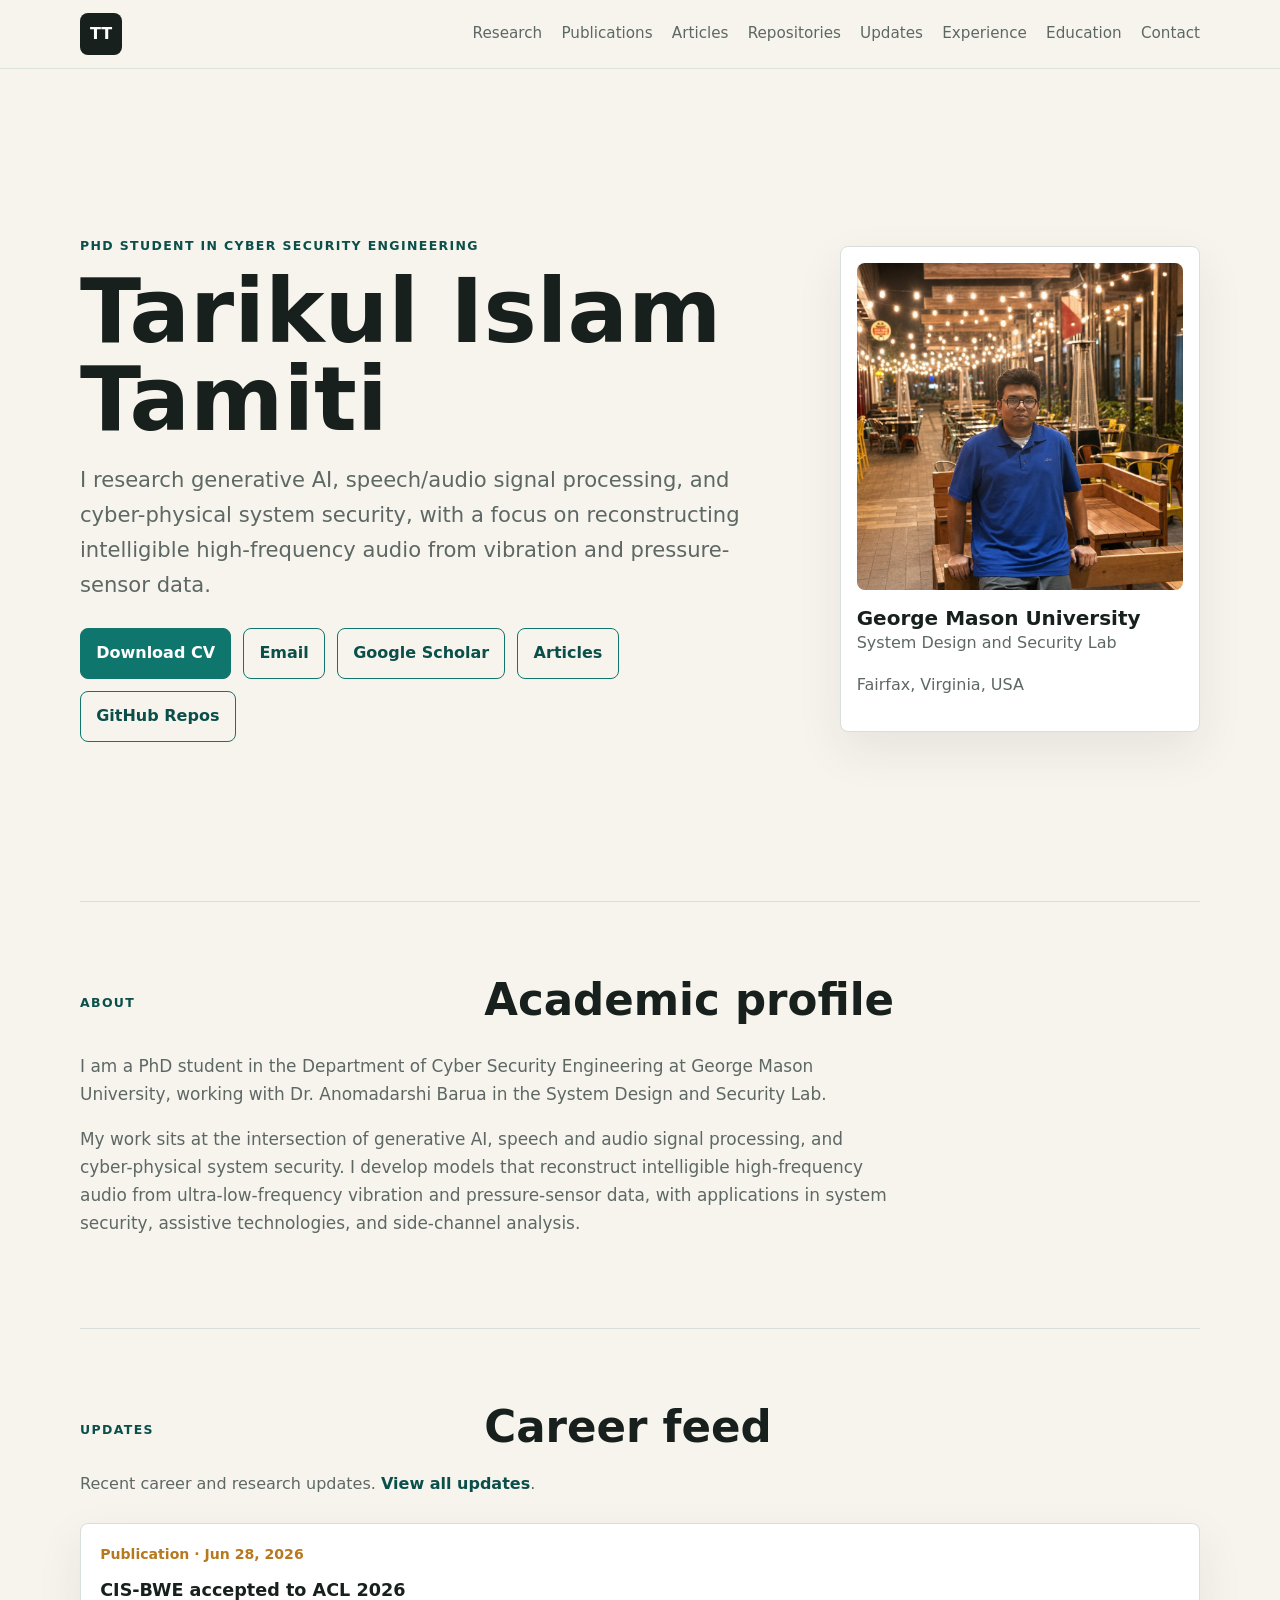
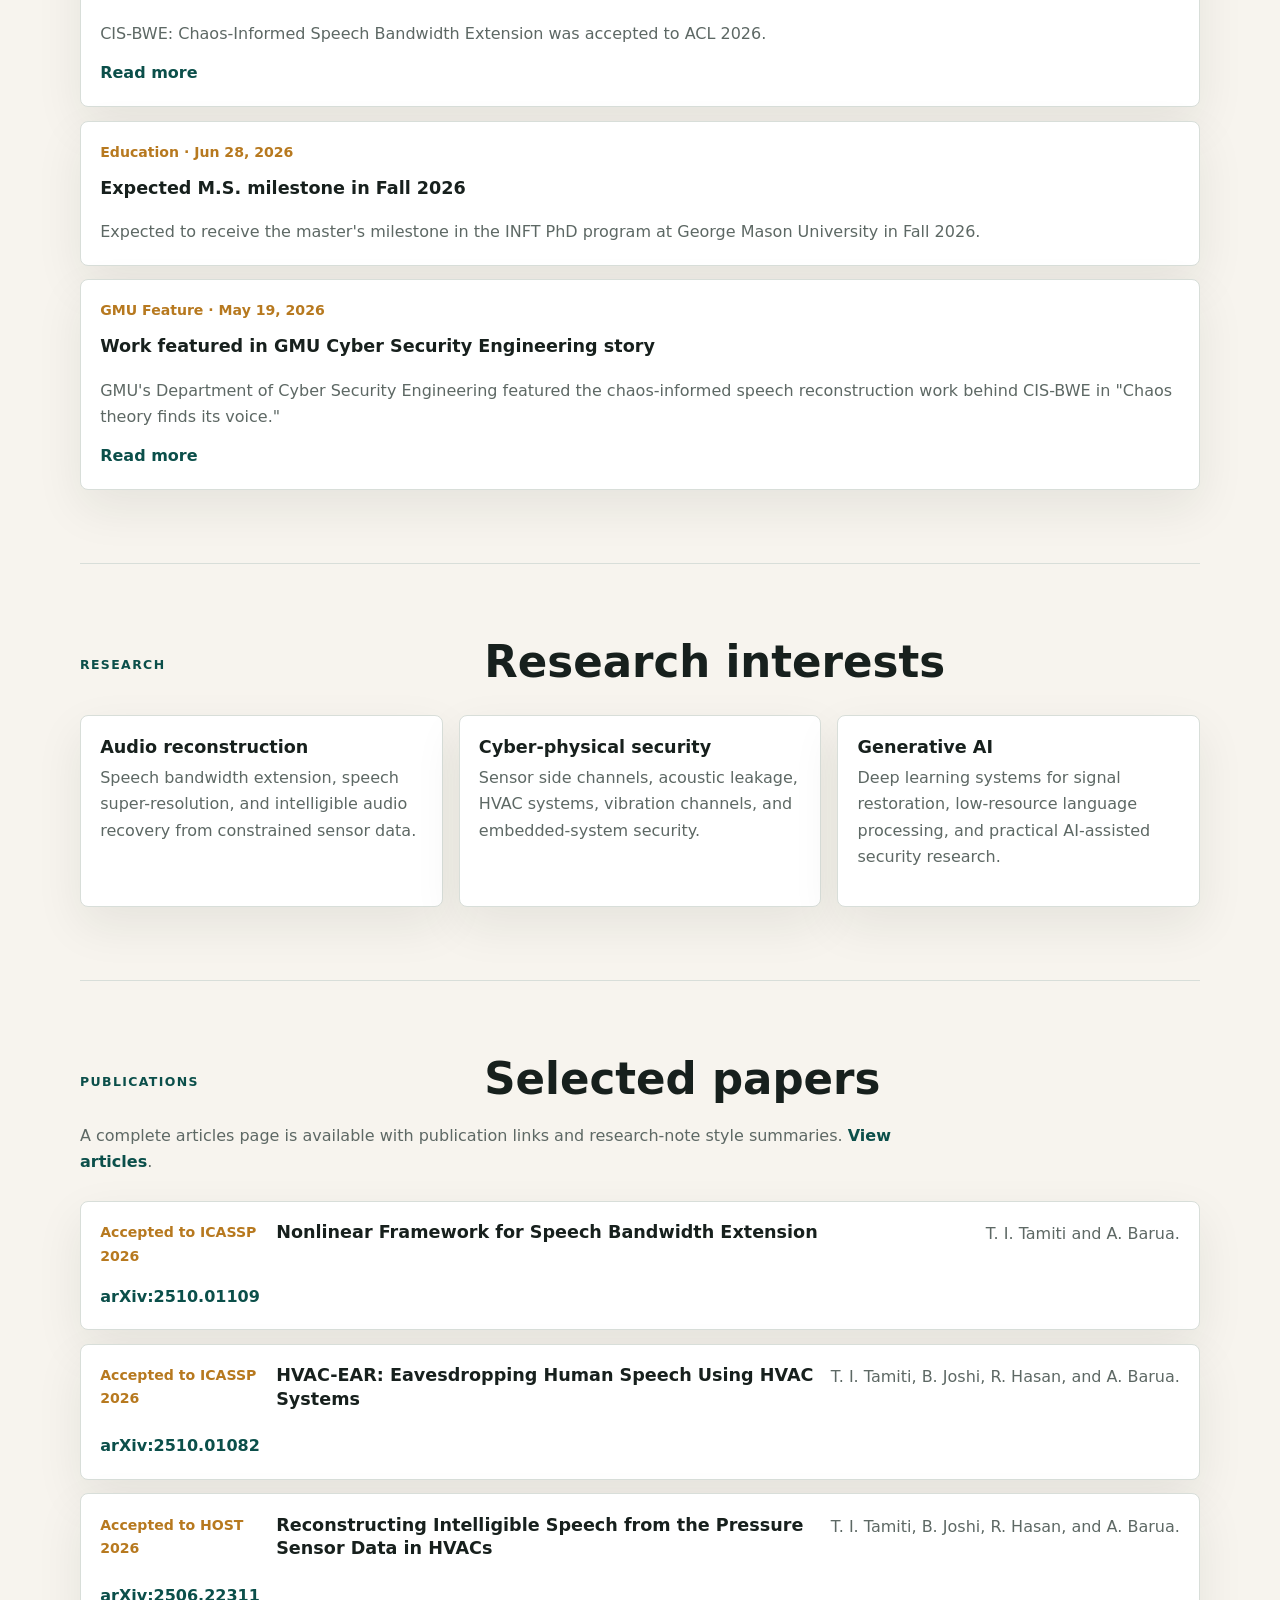
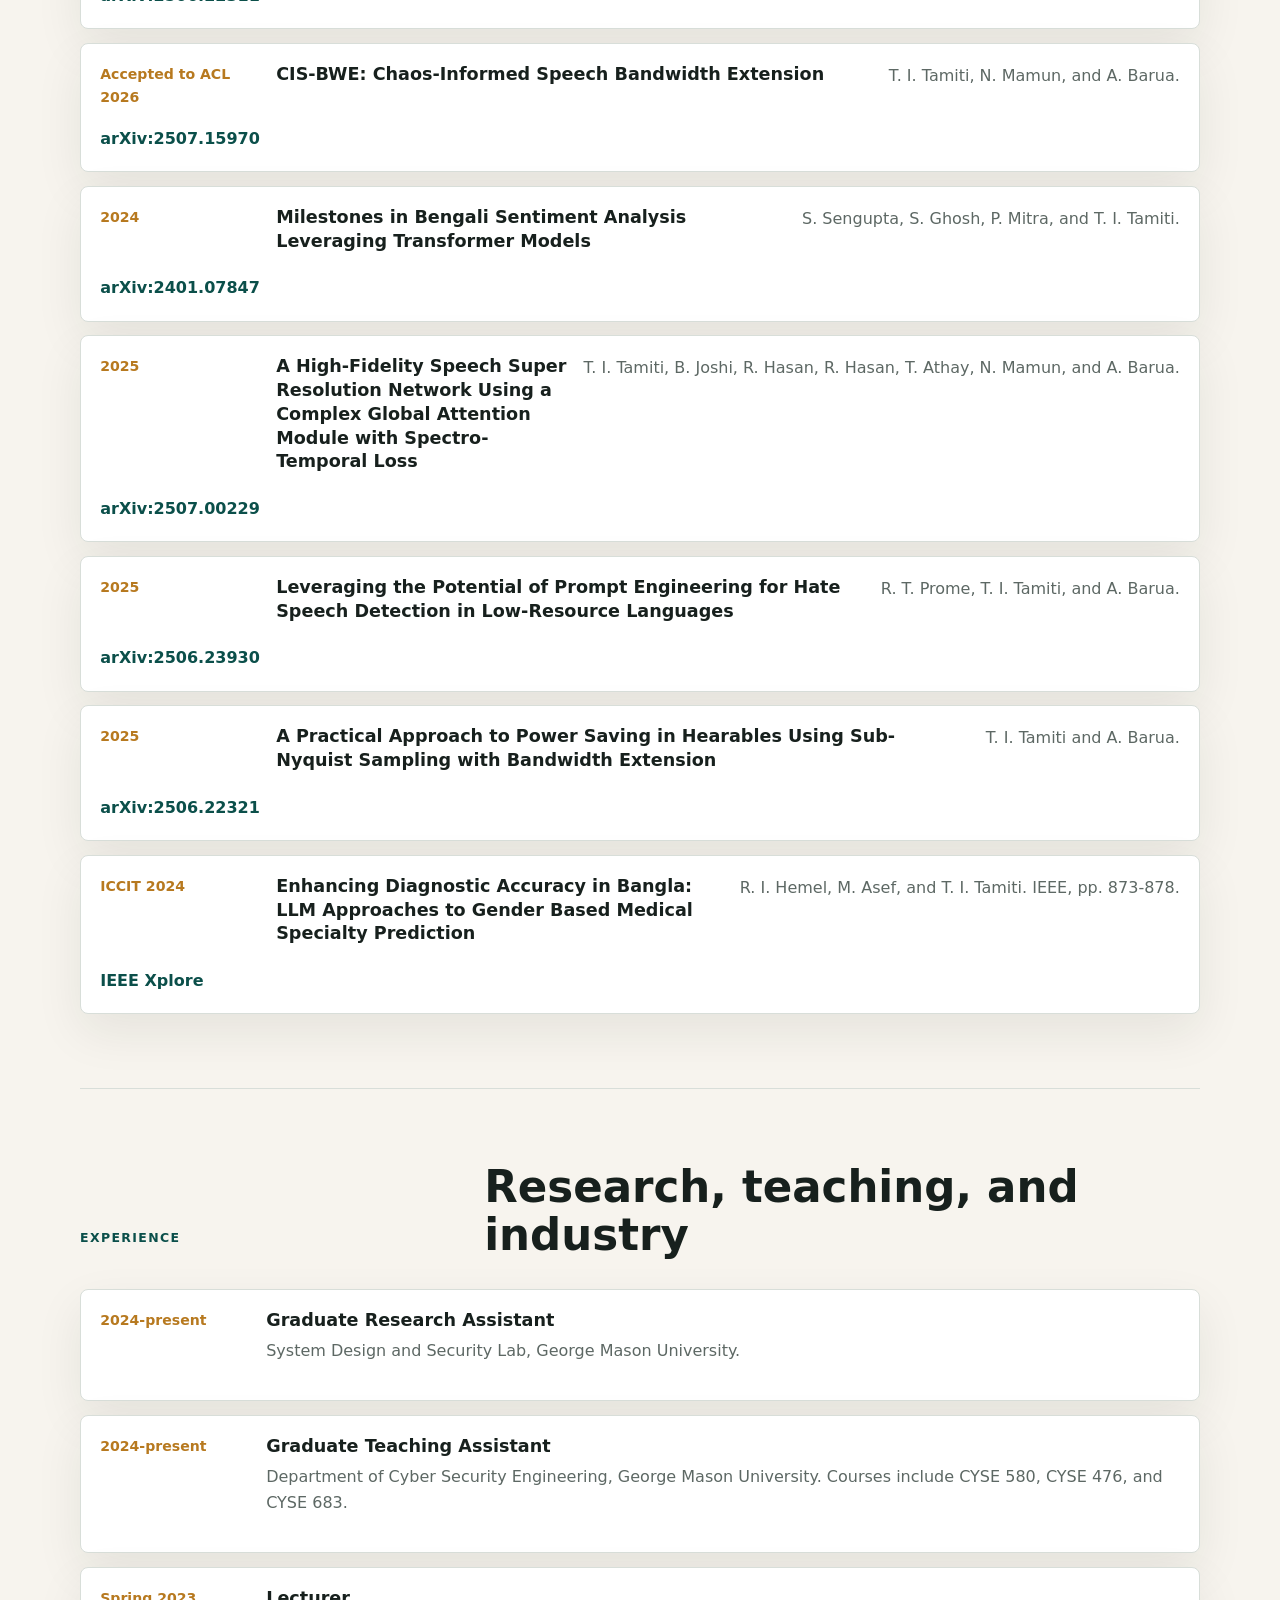
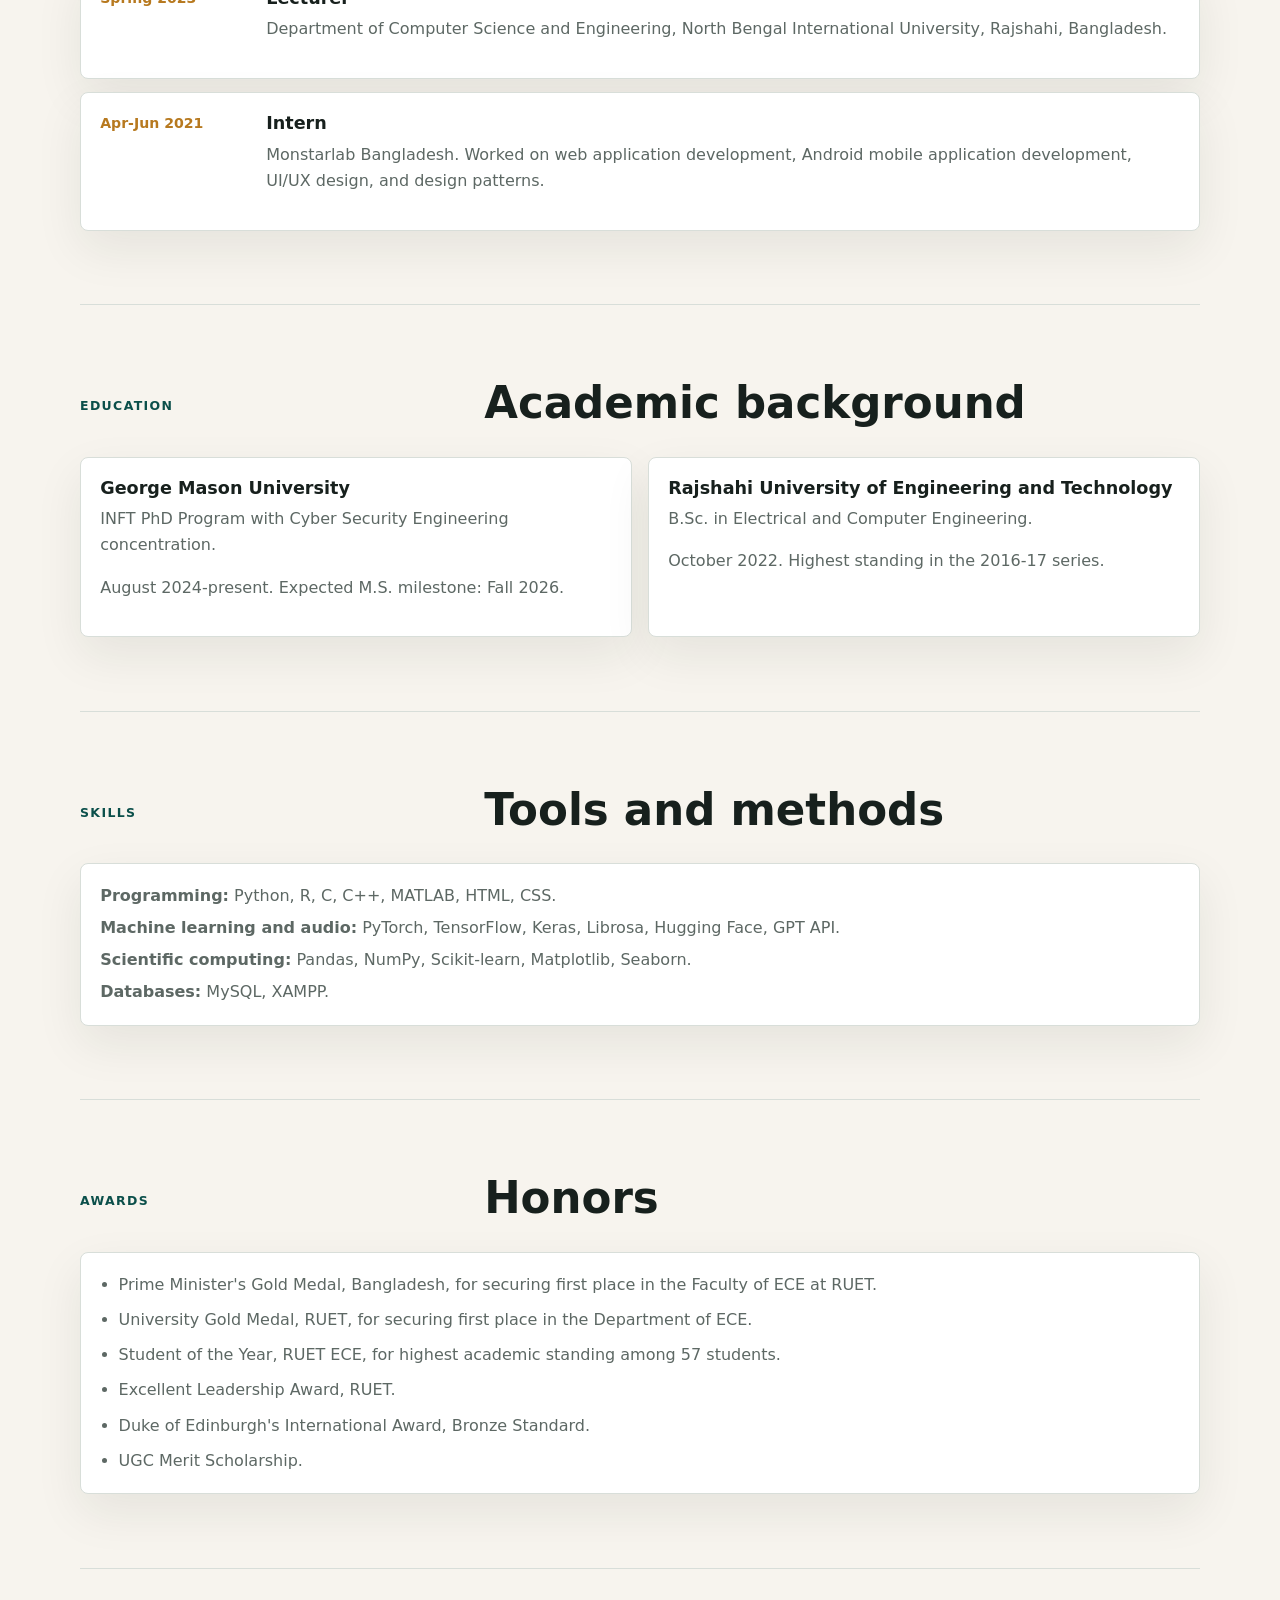
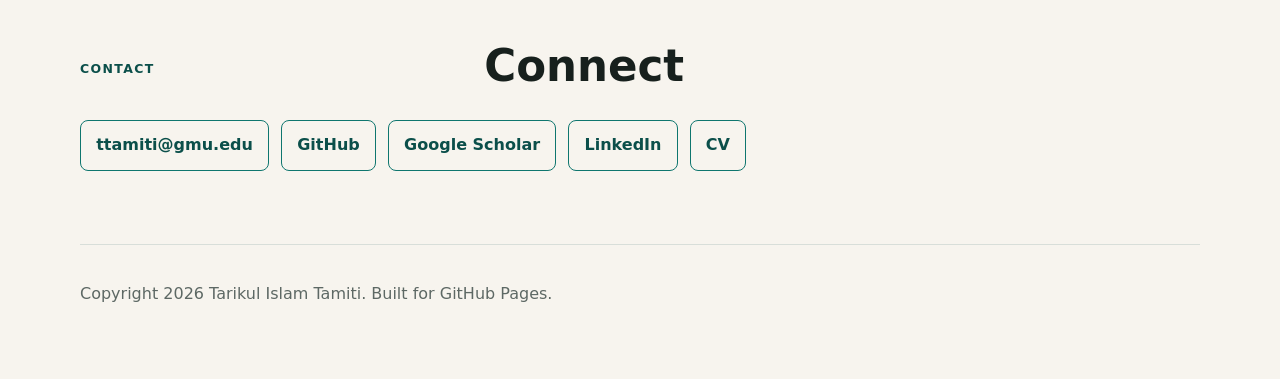
<file: index.html>
<!DOCTYPE html>
<html lang="en">
<head>
  <meta charset="utf-8" />
  <meta name="viewport" content="width=device-width, initial-scale=1" />
  <meta name="description" content="Tarikul Islam Tamiti is a PhD student in Cyber Security Engineering at George Mason University researching generative AI, speech/audio reconstruction, and cyber-physical system security." />
  <meta name="author" content="Tarikul Islam Tamiti" />
  <meta property="og:title" content="Tarikul Islam Tamiti" />
  <meta property="og:description" content="PhD student at George Mason University working on generative AI for audio reconstruction and cyber-physical system security." />
  <meta property="og:type" content="website" />
  <title>Tarikul Islam Tamiti</title>
  <link rel="icon" href="assets/favicon.svg" type="image/svg+xml" />
  <link rel="stylesheet" href="style.css" />
</head>
<body>
  <a class="skip-link" href="#main">Skip to content</a>

  <header class="site-header">
    <nav class="nav" aria-label="Primary navigation">
      <a class="brand" href="index.html#top" aria-label="Tarikul Islam Tamiti home">TT</a>
      <div class="nav-links">
        <a href="#research">Research</a>
        <a href="#publications">Publications</a>
        <a href="articles.html">Articles</a>
        <a href="repositories.html">Repositories</a>
        <a href="updates.html">Updates</a>
        <a href="#experience">Experience</a>
        <a href="#education">Education</a>
        <a href="#contact">Contact</a>
      </div>
    </nav>
  </header>

  <main id="main">
    <section class="hero" id="top">
      <div class="hero-copy">
        <p class="eyebrow">PhD Student in Cyber Security Engineering</p>
        <h1>Tarikul Islam Tamiti</h1>
        <p class="hero-text">
          I research generative AI, speech/audio signal processing, and cyber-physical system security,
          with a focus on reconstructing intelligible high-frequency audio from vibration and pressure-sensor data.
        </p>
        <div class="hero-actions" aria-label="Primary links">
          <a class="button" href="assets/Tarikul_Islam_Tamiti_CV.pdf">Download CV</a>
          <a class="button secondary" href="mailto:ttamiti@gmu.edu">Email</a>
          <a class="button secondary" href="https://scholar.google.com/citations?user=w7Qz_AwAAAAJ&amp;hl=en">Google Scholar</a>
          <a class="button secondary" href="articles.html">Articles</a>
          <a class="button secondary" href="repositories.html">GitHub Repos</a>
        </div>
      </div>
      <aside class="profile-panel" aria-label="Profile summary">
        <img src="assets/profile-photo-edited.jpg" alt="Tarikul Islam Tamiti" />
        <div>
          <h2>George Mason University</h2>
          <p>System Design and Security Lab</p>
          <p>Fairfax, Virginia, USA</p>
        </div>
      </aside>
    </section>

    <section class="section about" id="about">
      <div class="section-heading">
        <p class="eyebrow">About</p>
        <h2>Academic profile</h2>
      </div>
      <div class="prose">
        <p>
          I am a PhD student in the Department of Cyber Security Engineering at George Mason University,
          working with Dr. Anomadarshi Barua in the System Design and Security Lab.
        </p>
        <p>
          My work sits at the intersection of generative AI, speech and audio signal processing, and
          cyber-physical system security. I develop models that reconstruct intelligible high-frequency
          audio from ultra-low-frequency vibration and pressure-sensor data, with applications in system
          security, assistive technologies, and side-channel analysis.
        </p>
      </div>
    </section>

    <section class="section" id="updates">
      <div class="section-heading">
        <p class="eyebrow">Updates</p>
        <h2>Career feed</h2>
      </div>
      <p class="section-intro">
        Recent career and research updates. <a href="updates.html">View all updates</a>.
      </p>
      <div class="feed-list" id="home-updates" data-feed-limit="3">
        <article class="status-card">
          <p>Loading updates...</p>
        </article>
      </div>
    </section>

    <section class="section" id="research">
      <div class="section-heading">
        <p class="eyebrow">Research</p>
        <h2>Research interests</h2>
      </div>
      <div class="interest-grid">
        <article>
          <h3>Audio reconstruction</h3>
          <p>Speech bandwidth extension, speech super-resolution, and intelligible audio recovery from constrained sensor data.</p>
        </article>
        <article>
          <h3>Cyber-physical security</h3>
          <p>Sensor side channels, acoustic leakage, HVAC systems, vibration channels, and embedded-system security.</p>
        </article>
        <article>
          <h3>Generative AI</h3>
          <p>Deep learning systems for signal restoration, low-resource language processing, and practical AI-assisted security research.</p>
        </article>
      </div>
    </section>

    <section class="section" id="publications">
      <div class="section-heading">
        <p class="eyebrow">Publications</p>
        <h2>Selected papers</h2>
      </div>
      <p class="section-intro">
        A complete articles page is available with publication links and research-note style summaries.
        <a href="articles.html">View articles</a>.
      </p>
      <div class="publication-list">
        <article class="publication">
          <span>Accepted to ICASSP 2026</span>
          <h3>Nonlinear Framework for Speech Bandwidth Extension</h3>
          <p>T. I. Tamiti and A. Barua.</p>
          <a href="https://arxiv.org/abs/2510.01109">arXiv:2510.01109</a>
        </article>
        <article class="publication">
          <span>Accepted to ICASSP 2026</span>
          <h3>HVAC-EAR: Eavesdropping Human Speech Using HVAC Systems</h3>
          <p>T. I. Tamiti, B. Joshi, R. Hasan, and A. Barua.</p>
          <a href="https://arxiv.org/abs/2510.01082">arXiv:2510.01082</a>
        </article>
        <article class="publication">
          <span>Accepted to HOST 2026</span>
          <h3>Reconstructing Intelligible Speech from the Pressure Sensor Data in HVACs</h3>
          <p>T. I. Tamiti, B. Joshi, R. Hasan, and A. Barua.</p>
          <a href="https://arxiv.org/abs/2506.22311">arXiv:2506.22311</a>
        </article>
        <article class="publication">
          <span>Accepted to ACL 2026</span>
          <h3>CIS-BWE: Chaos-Informed Speech Bandwidth Extension</h3>
          <p>T. I. Tamiti, N. Mamun, and A. Barua.</p>
          <a href="https://arxiv.org/abs/2507.15970">arXiv:2507.15970</a>
        </article>
        <article class="publication">
          <span>2024</span>
          <h3>Milestones in Bengali Sentiment Analysis Leveraging Transformer Models</h3>
          <p>S. Sengupta, S. Ghosh, P. Mitra, and T. I. Tamiti.</p>
          <a href="https://arxiv.org/abs/2401.07847">arXiv:2401.07847</a>
        </article>
        <article class="publication">
          <span>2025</span>
          <h3>A High-Fidelity Speech Super Resolution Network Using a Complex Global Attention Module with Spectro-Temporal Loss</h3>
          <p>T. I. Tamiti, B. Joshi, R. Hasan, R. Hasan, T. Athay, N. Mamun, and A. Barua.</p>
          <a href="https://arxiv.org/abs/2507.00229">arXiv:2507.00229</a>
        </article>
        <article class="publication">
          <span>2025</span>
          <h3>Leveraging the Potential of Prompt Engineering for Hate Speech Detection in Low-Resource Languages</h3>
          <p>R. T. Prome, T. I. Tamiti, and A. Barua.</p>
          <a href="https://arxiv.org/abs/2506.23930">arXiv:2506.23930</a>
        </article>
        <article class="publication">
          <span>2025</span>
          <h3>A Practical Approach to Power Saving in Hearables Using Sub-Nyquist Sampling with Bandwidth Extension</h3>
          <p>T. I. Tamiti and A. Barua.</p>
          <a href="https://arxiv.org/abs/2506.22321">arXiv:2506.22321</a>
        </article>
        <article class="publication">
          <span>ICCIT 2024</span>
          <h3>Enhancing Diagnostic Accuracy in Bangla: LLM Approaches to Gender Based Medical Specialty Prediction</h3>
          <p>R. I. Hemel, M. Asef, and T. I. Tamiti. IEEE, pp. 873-878.</p>
          <a href="https://ieeexplore.ieee.org/abstract/document/11022612">IEEE Xplore</a>
        </article>
      </div>
    </section>

    <section class="section" id="experience">
      <div class="section-heading">
        <p class="eyebrow">Experience</p>
        <h2>Research, teaching, and industry</h2>
      </div>
      <div class="timeline">
        <article class="timeline-item">
          <span class="timeline-date">2024-present</span>
          <div>
            <h3>Graduate Research Assistant</h3>
            <p>System Design and Security Lab, George Mason University.</p>
          </div>
        </article>
        <article class="timeline-item">
          <span class="timeline-date">2024-present</span>
          <div>
            <h3>Graduate Teaching Assistant</h3>
            <p>Department of Cyber Security Engineering, George Mason University. Courses include CYSE 580, CYSE 476, and CYSE 683.</p>
          </div>
        </article>
        <article class="timeline-item">
          <span class="timeline-date">Spring 2023</span>
          <div>
            <h3>Lecturer</h3>
            <p>Department of Computer Science and Engineering, North Bengal International University, Rajshahi, Bangladesh.</p>
          </div>
        </article>
        <article class="timeline-item">
          <span class="timeline-date">Apr-Jun 2021</span>
          <div>
            <h3>Intern</h3>
            <p>Monstarlab Bangladesh. Worked on web application development, Android mobile application development, UI/UX design, and design patterns.</p>
          </div>
        </article>
      </div>
    </section>

    <section class="section" id="education">
      <div class="section-heading">
        <p class="eyebrow">Education</p>
        <h2>Academic background</h2>
      </div>
      <div class="education-grid">
        <article>
          <h3>George Mason University</h3>
          <p>INFT PhD Program with Cyber Security Engineering concentration.</p>
          <p class="muted">August 2024-present. Expected M.S. milestone: Fall 2026.</p>
        </article>
        <article>
          <h3>Rajshahi University of Engineering and Technology</h3>
          <p>B.Sc. in Electrical and Computer Engineering.</p>
          <p class="muted">October 2022. Highest standing in the 2016-17 series.</p>
        </article>
      </div>
    </section>

    <section class="section" id="skills">
      <div class="section-heading">
        <p class="eyebrow">Skills</p>
        <h2>Tools and methods</h2>
      </div>
      <div class="skill-groups">
        <p><strong>Programming:</strong> Python, R, C, C++, MATLAB, HTML, CSS.</p>
        <p><strong>Machine learning and audio:</strong> PyTorch, TensorFlow, Keras, Librosa, Hugging Face, GPT API.</p>
        <p><strong>Scientific computing:</strong> Pandas, NumPy, Scikit-learn, Matplotlib, Seaborn.</p>
        <p><strong>Databases:</strong> MySQL, XAMPP.</p>
      </div>
    </section>

    <section class="section" id="awards">
      <div class="section-heading">
        <p class="eyebrow">Awards</p>
        <h2>Honors</h2>
      </div>
      <ul class="award-list">
        <li>Prime Minister's Gold Medal, Bangladesh, for securing first place in the Faculty of ECE at RUET.</li>
        <li>University Gold Medal, RUET, for securing first place in the Department of ECE.</li>
        <li>Student of the Year, RUET ECE, for highest academic standing among 57 students.</li>
        <li>Excellent Leadership Award, RUET.</li>
        <li>Duke of Edinburgh's International Award, Bronze Standard.</li>
        <li>UGC Merit Scholarship.</li>
      </ul>
    </section>

    <section class="section contact" id="contact">
      <div class="section-heading">
        <p class="eyebrow">Contact</p>
        <h2>Connect</h2>
      </div>
      <div class="contact-bar">
        <a href="mailto:ttamiti@gmu.edu">ttamiti@gmu.edu</a>
        <a href="https://github.com/ttamiti">GitHub</a>
        <a href="https://scholar.google.com/citations?user=w7Qz_AwAAAAJ&amp;hl=en">Google Scholar</a>
        <a href="https://www.linkedin.com/in/tarik2568/">LinkedIn</a>
        <a href="assets/Tarikul_Islam_Tamiti_CV.pdf">CV</a>
      </div>
    </section>
  </main>

  <footer class="site-footer">
    <p>Copyright <span id="year"></span> Tarikul Islam Tamiti. Built for GitHub Pages.</p>
  </footer>

  <script>
    document.getElementById("year").textContent = new Date().getFullYear();
  </script>
  <script src="assets/site.js"></script>
</body>
</html>
</file>
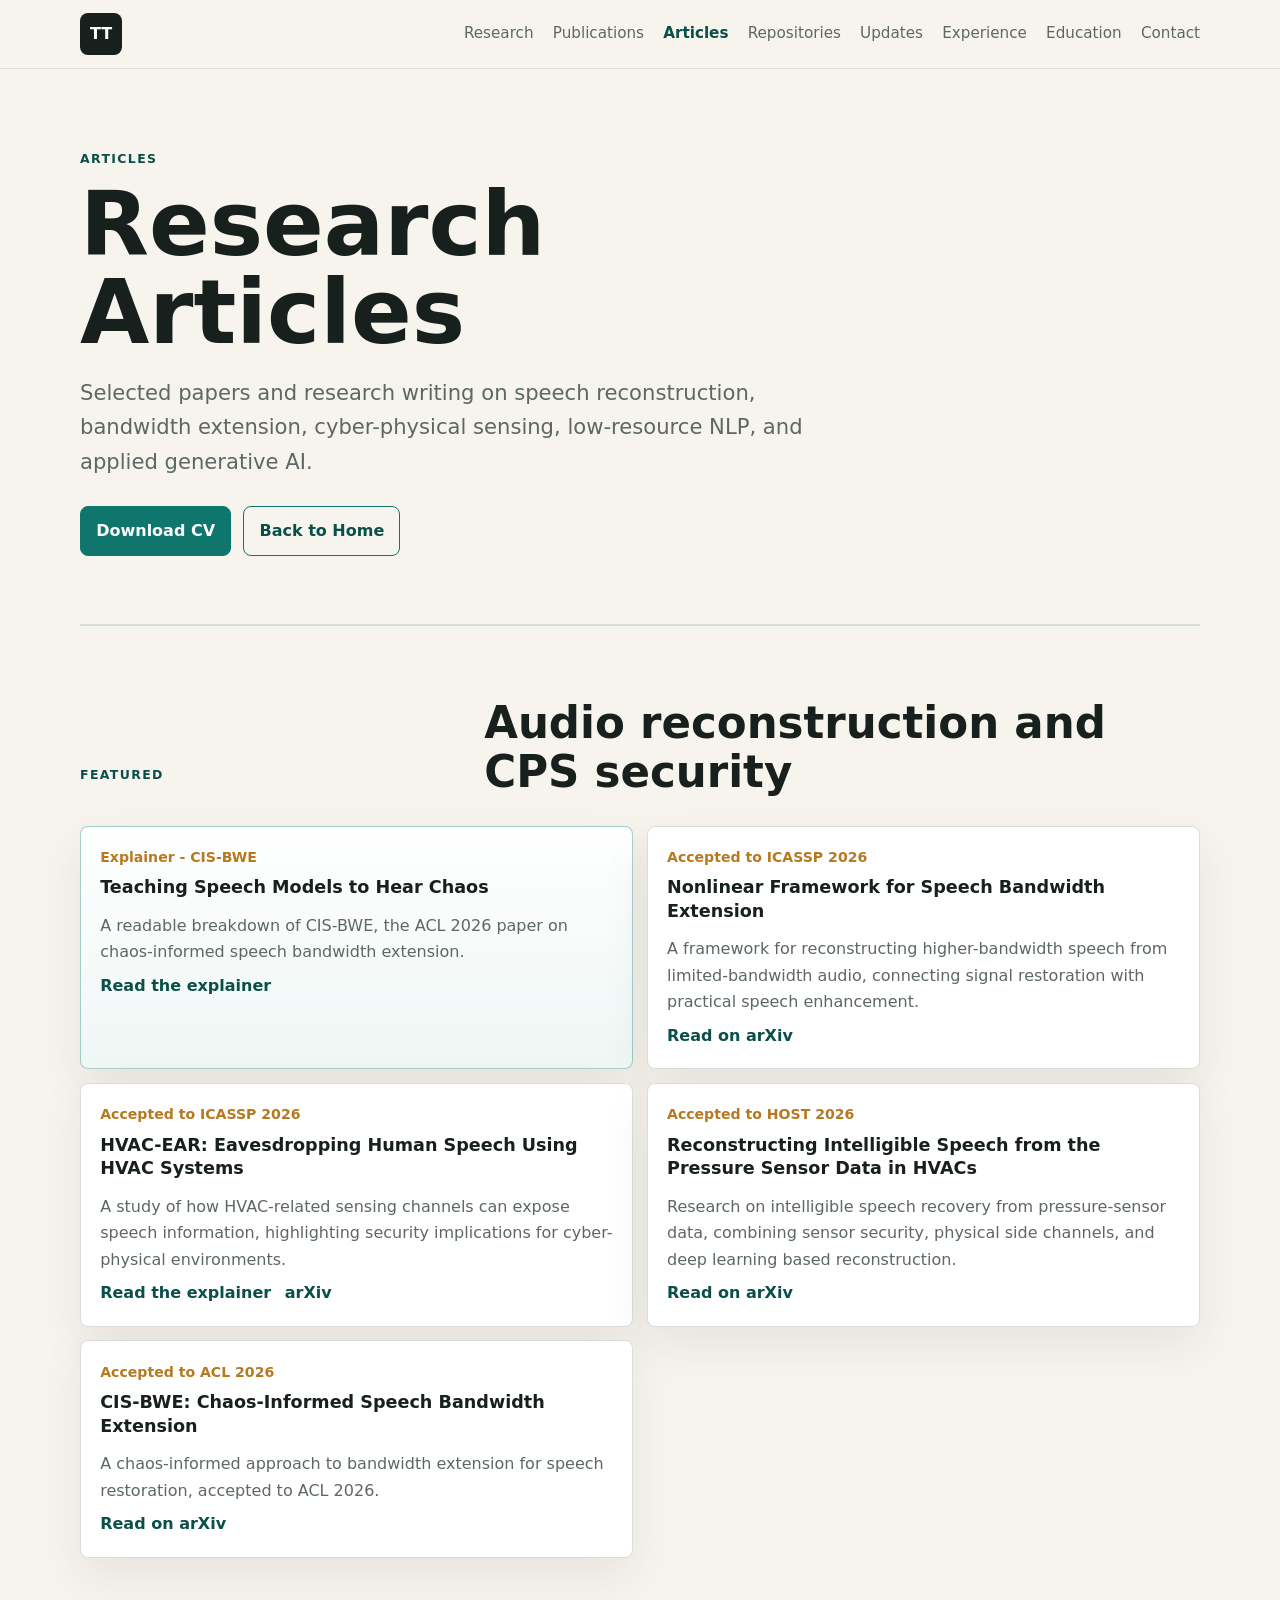
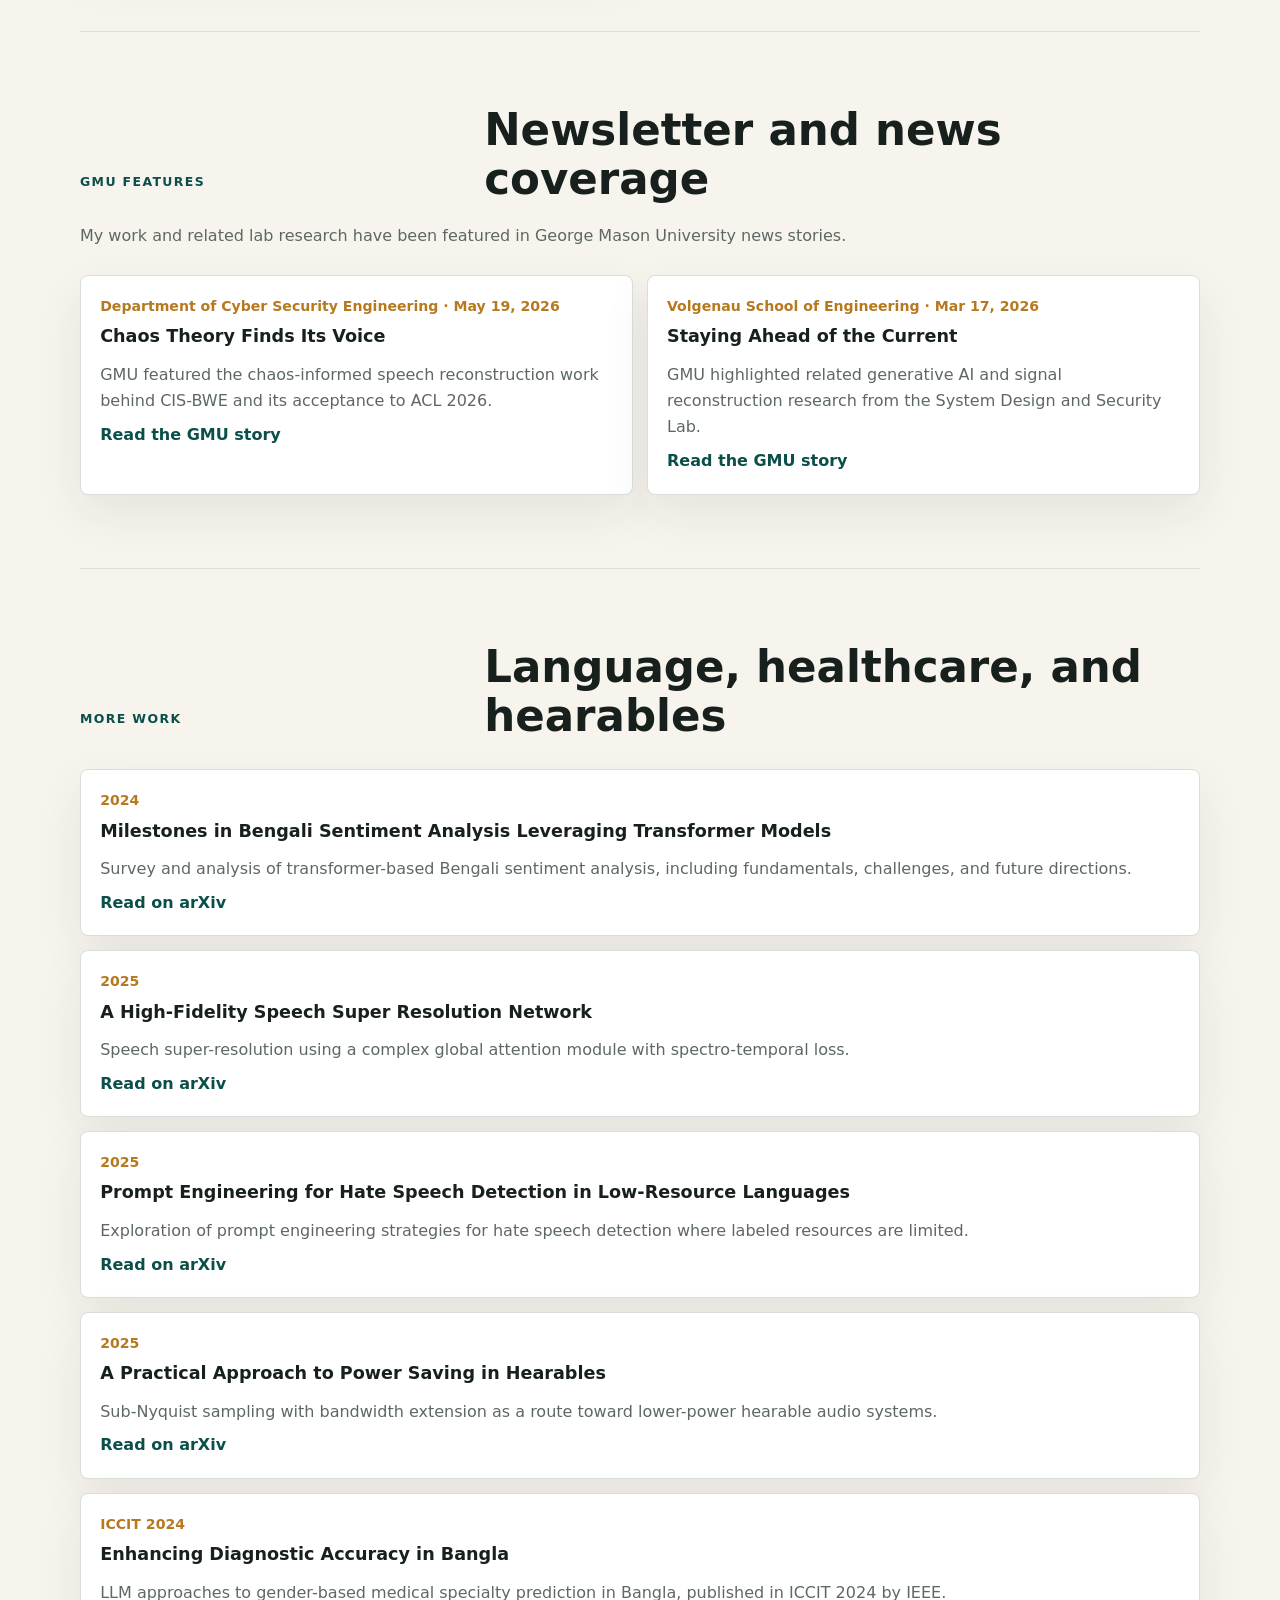
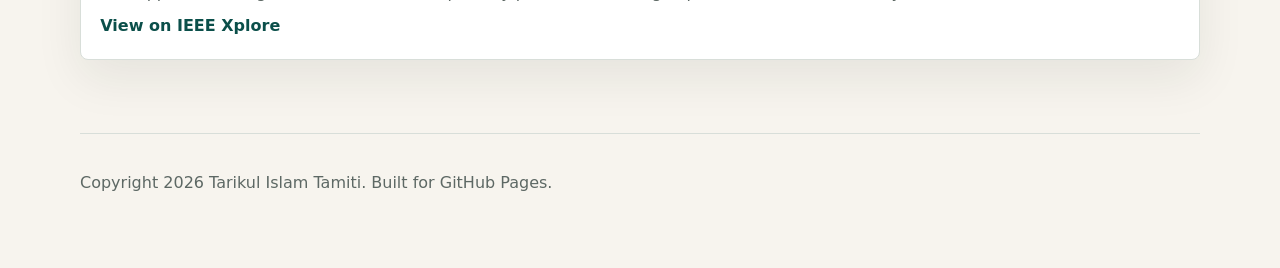
<file: articles.html>
<!DOCTYPE html>
<html lang="en">
<head>
  <meta charset="utf-8" />
  <meta name="viewport" content="width=device-width, initial-scale=1" />
  <meta name="description" content="Articles and research papers by Tarikul Islam Tamiti on generative AI, speech reconstruction, low-resource NLP, and cyber-physical system security." />
  <meta name="author" content="Tarikul Islam Tamiti" />
  <meta property="og:title" content="Articles - Tarikul Islam Tamiti" />
  <meta property="og:description" content="Research articles and selected papers by Tarikul Islam Tamiti." />
  <meta property="og:type" content="website" />
  <title>Articles - Tarikul Islam Tamiti</title>
  <link rel="icon" href="assets/favicon.svg" type="image/svg+xml" />
  <link rel="stylesheet" href="style.css" />
</head>
<body>
  <a class="skip-link" href="#main">Skip to content</a>

  <header class="site-header">
    <nav class="nav" aria-label="Primary navigation">
      <a class="brand" href="index.html#top" aria-label="Tarikul Islam Tamiti home">TT</a>
      <div class="nav-links">
        <a href="index.html#research">Research</a>
        <a href="index.html#publications">Publications</a>
        <a href="articles.html" aria-current="page">Articles</a>
        <a href="repositories.html">Repositories</a>
        <a href="updates.html">Updates</a>
        <a href="index.html#experience">Experience</a>
        <a href="index.html#education">Education</a>
        <a href="index.html#contact">Contact</a>
      </div>
    </nav>
  </header>

  <main id="main">
    <section class="page-hero">
      <p class="eyebrow">Articles</p>
      <h1>Research Articles</h1>
      <p class="hero-text">
        Selected papers and research writing on speech reconstruction, bandwidth extension,
        cyber-physical sensing, low-resource NLP, and applied generative AI.
      </p>
      <div class="hero-actions">
        <a class="button" href="assets/Tarikul_Islam_Tamiti_CV.pdf">Download CV</a>
        <a class="button secondary" href="index.html">Back to Home</a>
      </div>
    </section>

    <section class="section">
      <div class="section-heading">
        <p class="eyebrow">Featured</p>
        <h2>Audio reconstruction and CPS security</h2>
      </div>
      <div class="article-list">
        <article class="article-card feature-card">
          <span>Explainer - CIS-BWE</span>
          <h3>Teaching Speech Models to Hear Chaos</h3>
          <p>A readable breakdown of CIS-BWE, the ACL 2026 paper on chaos-informed speech bandwidth extension.</p>
          <a href="cis-bwe-chaos-informed-speech-bandwidth-extension.html">Read the explainer</a>
        </article>
        <article class="article-card">
          <span>Accepted to ICASSP 2026</span>
          <h3>Nonlinear Framework for Speech Bandwidth Extension</h3>
          <p>A framework for reconstructing higher-bandwidth speech from limited-bandwidth audio, connecting signal restoration with practical speech enhancement.</p>
          <a href="https://arxiv.org/abs/2510.01109">Read on arXiv</a>
        </article>
        <article class="article-card">
          <span>Accepted to ICASSP 2026</span>
          <h3>HVAC-EAR: Eavesdropping Human Speech Using HVAC Systems</h3>
          <p>A study of how HVAC-related sensing channels can expose speech information, highlighting security implications for cyber-physical environments.</p>
          <div class="article-links">
            <a href="hvac-ear-eavesdropping-human-speech-using-hvac-systems.html">Read the explainer</a>
            <a href="https://arxiv.org/abs/2510.01082">arXiv</a>
          </div>
        </article>
        <article class="article-card">
          <span>Accepted to HOST 2026</span>
          <h3>Reconstructing Intelligible Speech from the Pressure Sensor Data in HVACs</h3>
          <p>Research on intelligible speech recovery from pressure-sensor data, combining sensor security, physical side channels, and deep learning based reconstruction.</p>
          <a href="https://arxiv.org/abs/2506.22311">Read on arXiv</a>
        </article>
        <article class="article-card">
          <span>Accepted to ACL 2026</span>
          <h3>CIS-BWE: Chaos-Informed Speech Bandwidth Extension</h3>
          <p>A chaos-informed approach to bandwidth extension for speech restoration, accepted to ACL 2026.</p>
          <a href="https://arxiv.org/abs/2507.15970">Read on arXiv</a>
        </article>
      </div>
    </section>

    <section class="section">
      <div class="section-heading">
        <p class="eyebrow">GMU Features</p>
        <h2>Newsletter and news coverage</h2>
      </div>
      <p class="section-intro">
        My work and related lab research have been featured in George Mason University news stories.
      </p>
      <div class="article-list">
        <article class="article-card">
          <span>Department of Cyber Security Engineering · May 19, 2026</span>
          <h3>Chaos Theory Finds Its Voice</h3>
          <p>GMU featured the chaos-informed speech reconstruction work behind CIS-BWE and its acceptance to ACL 2026.</p>
          <a href="https://cybersecurity.gmu.edu/news/2026-05/chaos-theory-finds-its-voice">Read the GMU story</a>
        </article>
        <article class="article-card">
          <span>Volgenau School of Engineering · Mar 17, 2026</span>
          <h3>Staying Ahead of the Current</h3>
          <p>GMU highlighted related generative AI and signal reconstruction research from the System Design and Security Lab.</p>
          <a href="https://volgenau.gmu.edu/news/2026-03/staying-ahead-current">Read the GMU story</a>
        </article>
      </div>
    </section>

    <section class="section">
      <div class="section-heading">
        <p class="eyebrow">More Work</p>
        <h2>Language, healthcare, and hearables</h2>
      </div>
      <div class="article-list compact">
        <article class="article-card">
          <span>2024</span>
          <h3>Milestones in Bengali Sentiment Analysis Leveraging Transformer Models</h3>
          <p>Survey and analysis of transformer-based Bengali sentiment analysis, including fundamentals, challenges, and future directions.</p>
          <a href="https://arxiv.org/abs/2401.07847">Read on arXiv</a>
        </article>
        <article class="article-card">
          <span>2025</span>
          <h3>A High-Fidelity Speech Super Resolution Network</h3>
          <p>Speech super-resolution using a complex global attention module with spectro-temporal loss.</p>
          <a href="https://arxiv.org/abs/2507.00229">Read on arXiv</a>
        </article>
        <article class="article-card">
          <span>2025</span>
          <h3>Prompt Engineering for Hate Speech Detection in Low-Resource Languages</h3>
          <p>Exploration of prompt engineering strategies for hate speech detection where labeled resources are limited.</p>
          <a href="https://arxiv.org/abs/2506.23930">Read on arXiv</a>
        </article>
        <article class="article-card">
          <span>2025</span>
          <h3>A Practical Approach to Power Saving in Hearables</h3>
          <p>Sub-Nyquist sampling with bandwidth extension as a route toward lower-power hearable audio systems.</p>
          <a href="https://arxiv.org/abs/2506.22321">Read on arXiv</a>
        </article>
        <article class="article-card">
          <span>ICCIT 2024</span>
          <h3>Enhancing Diagnostic Accuracy in Bangla</h3>
          <p>LLM approaches to gender-based medical specialty prediction in Bangla, published in ICCIT 2024 by IEEE.</p>
          <a href="https://ieeexplore.ieee.org/abstract/document/11022612">View on IEEE Xplore</a>
        </article>
      </div>
    </section>
  </main>

  <footer class="site-footer">
    <p>Copyright <span id="year"></span> Tarikul Islam Tamiti. Built for GitHub Pages.</p>
  </footer>

  <script>
    document.getElementById("year").textContent = new Date().getFullYear();
  </script>
</body>
</html>
</file>
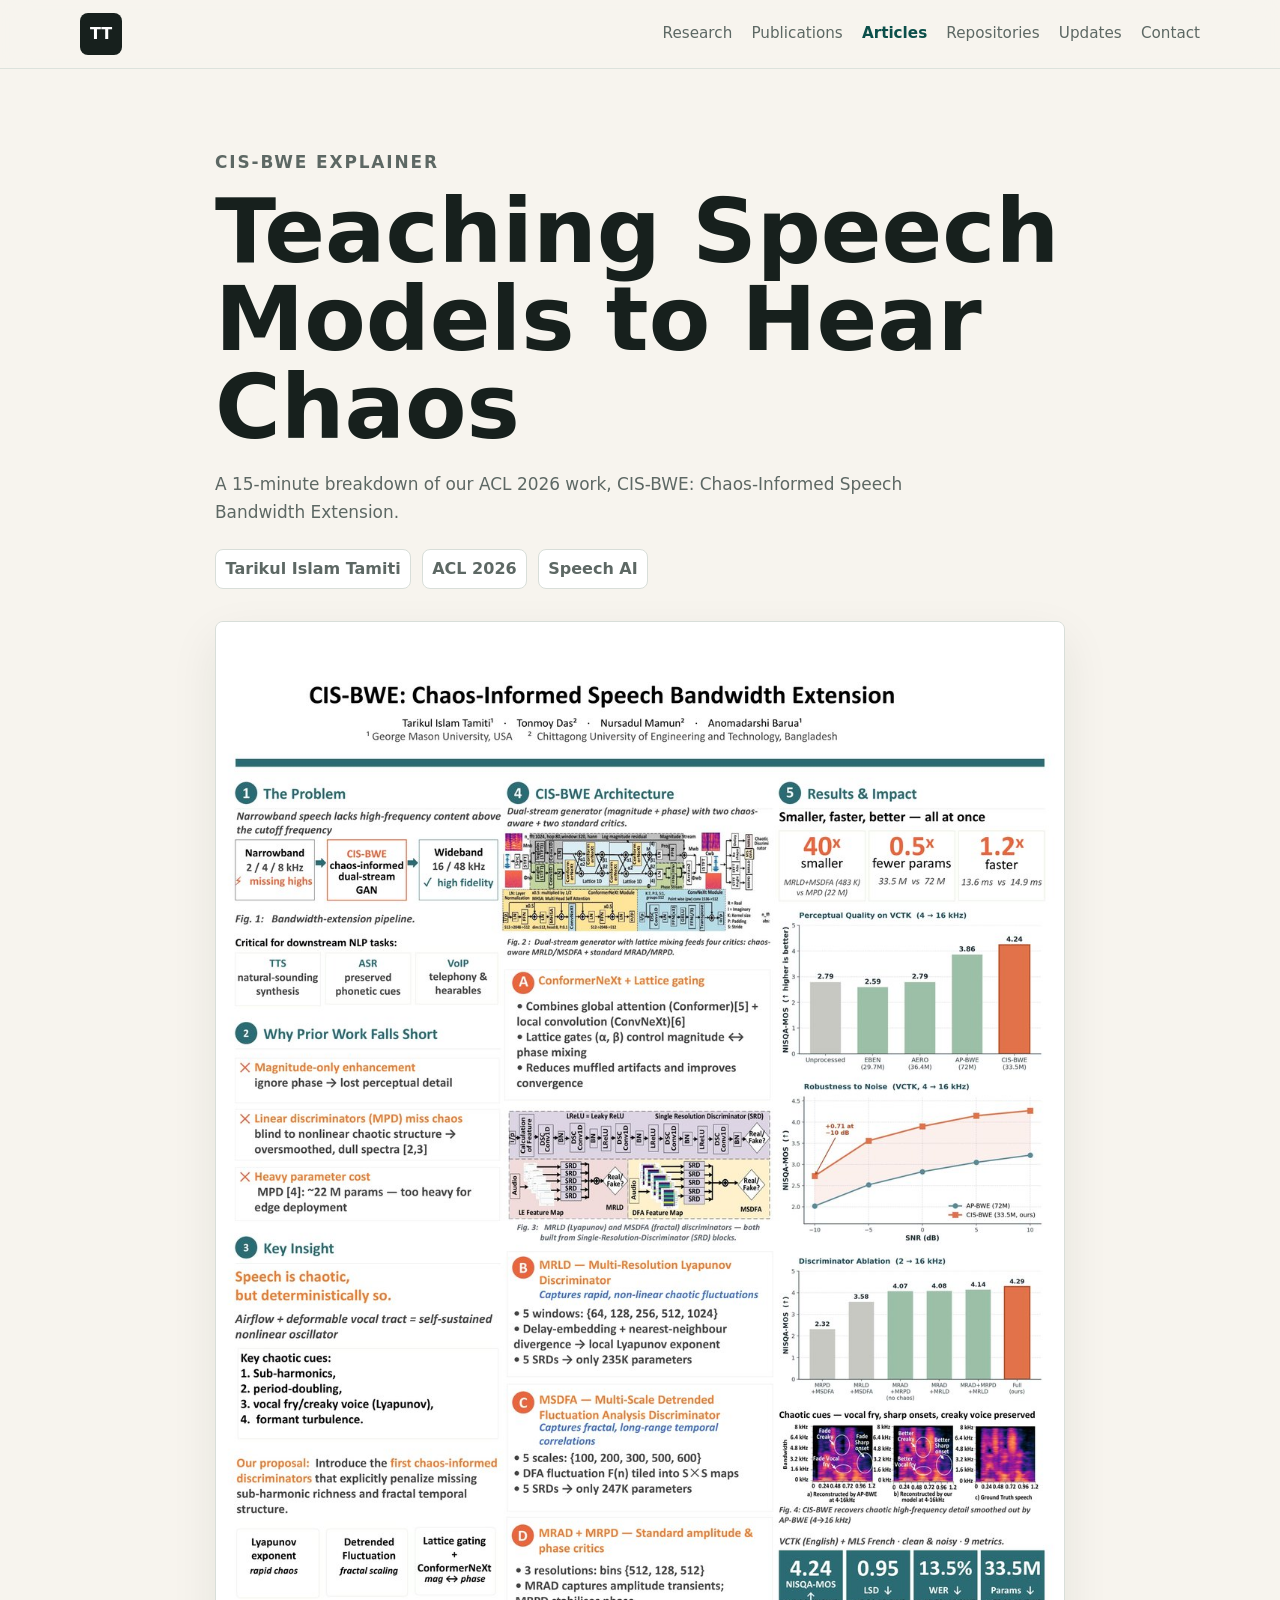
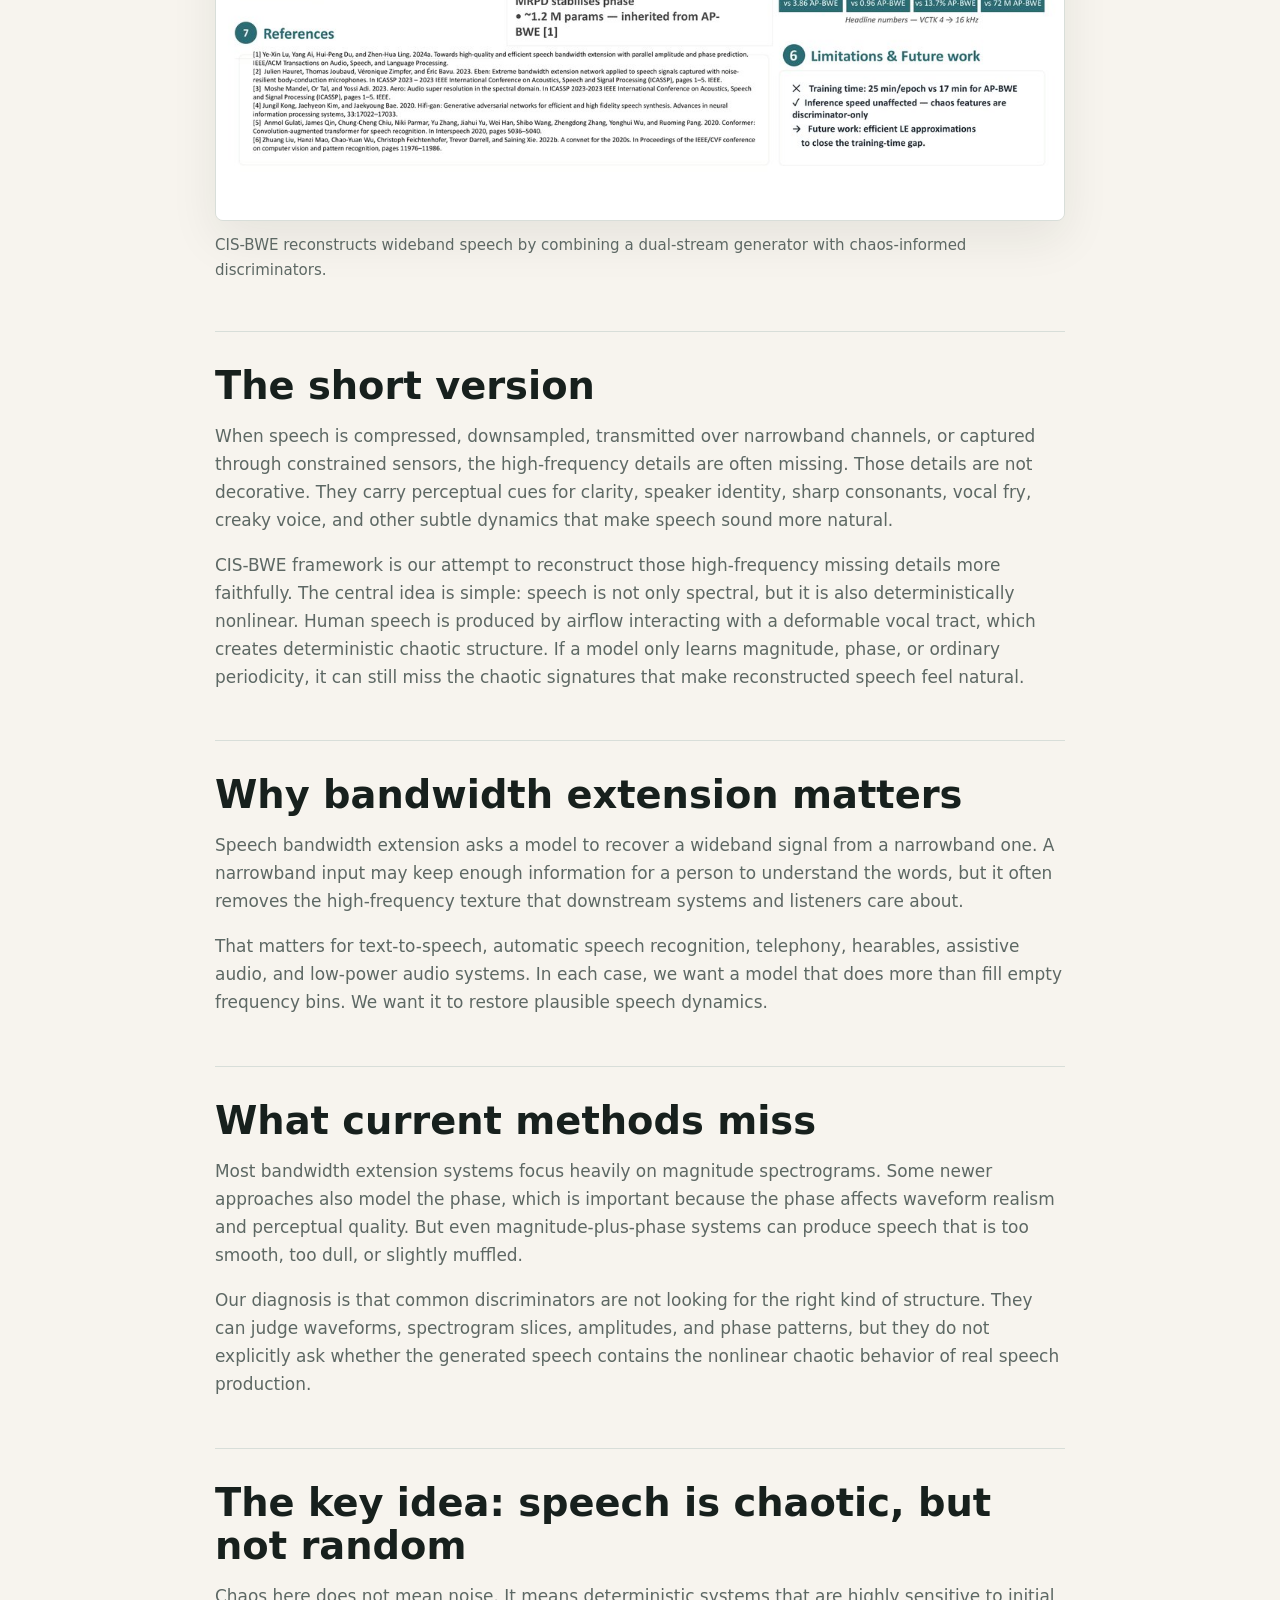
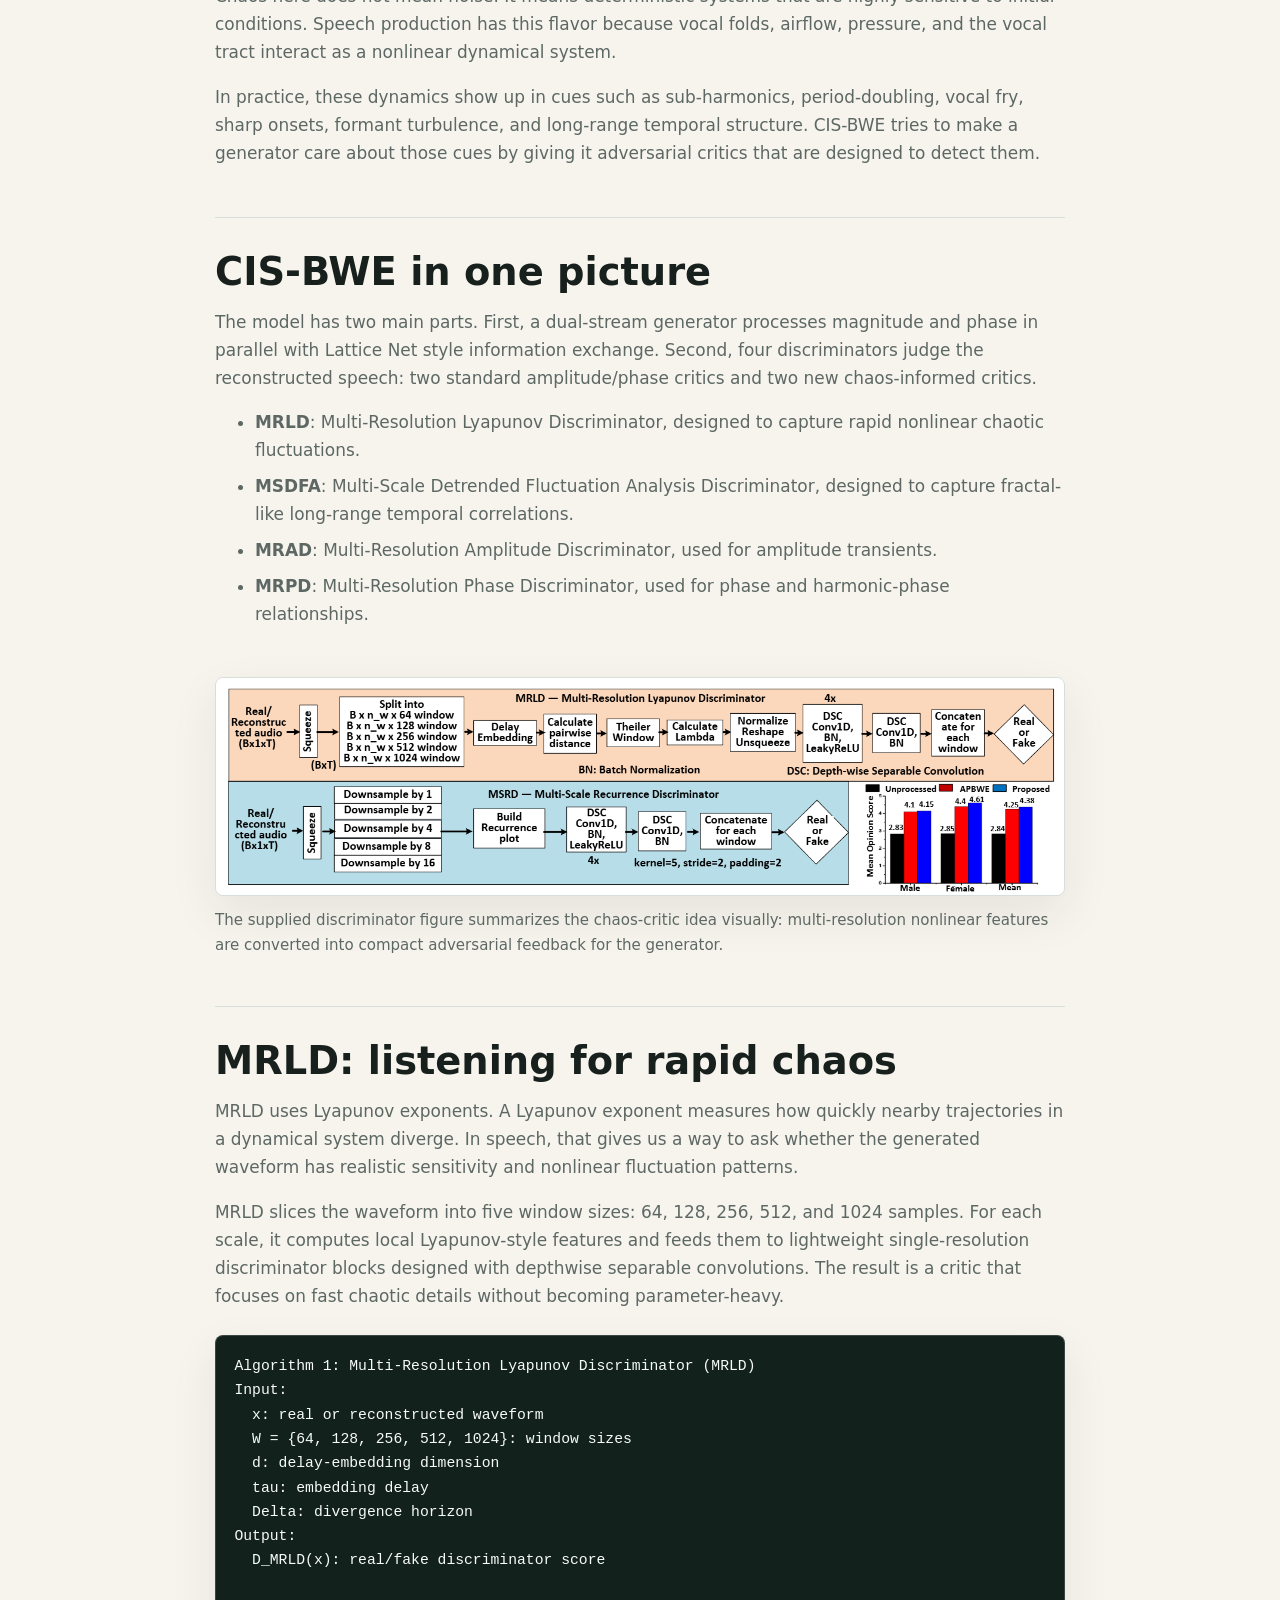
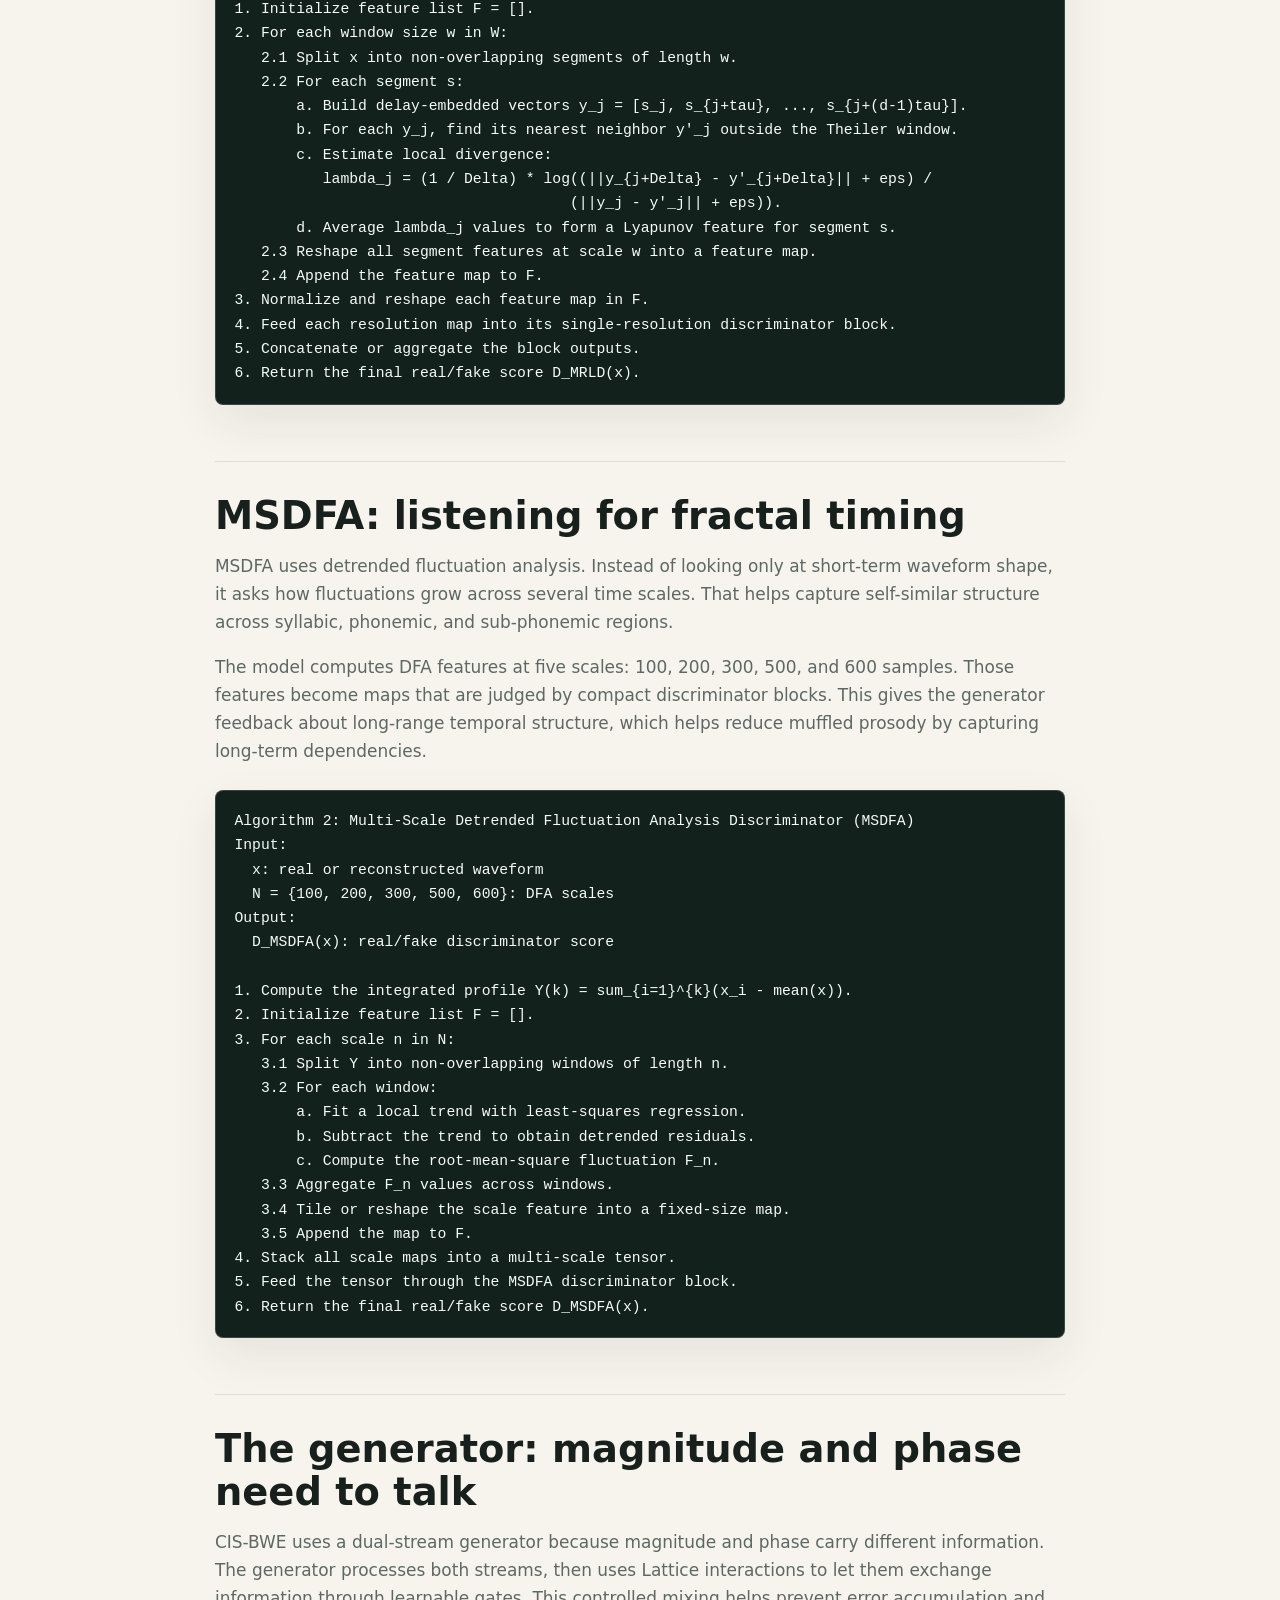
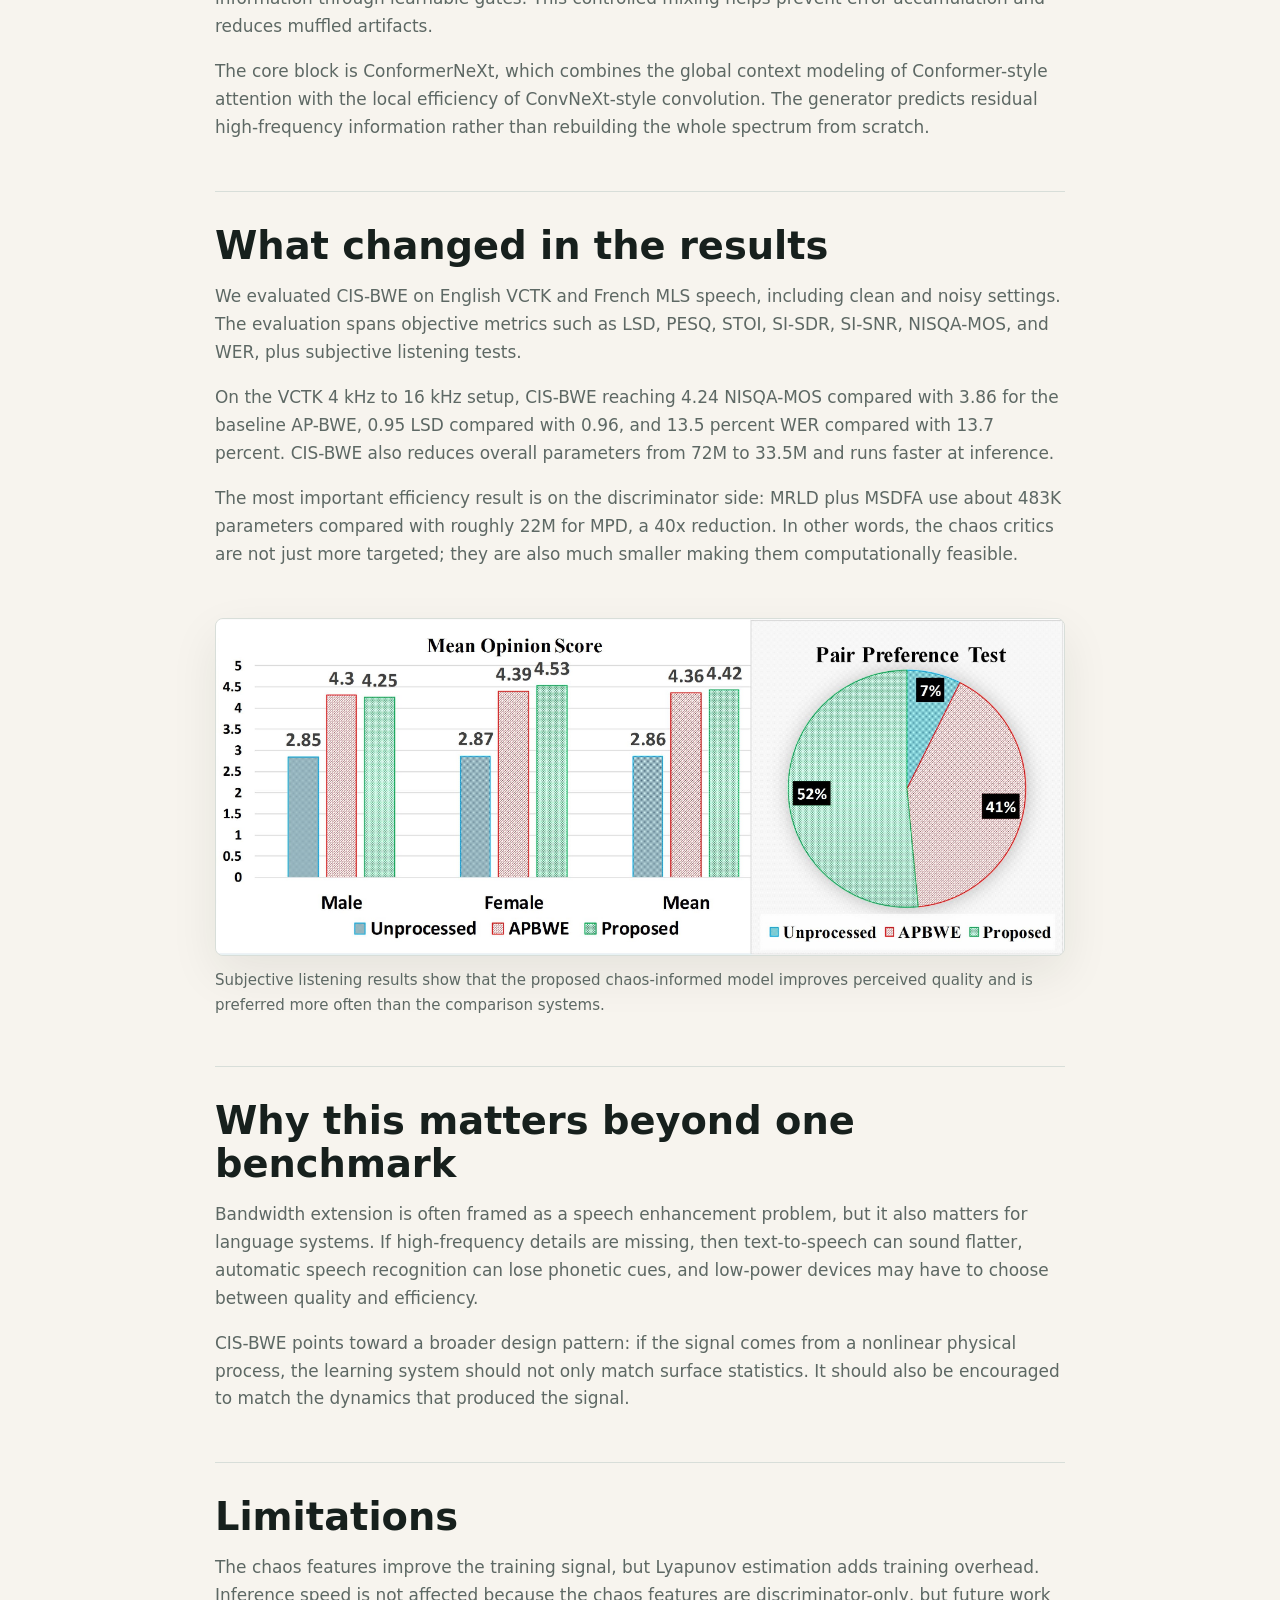
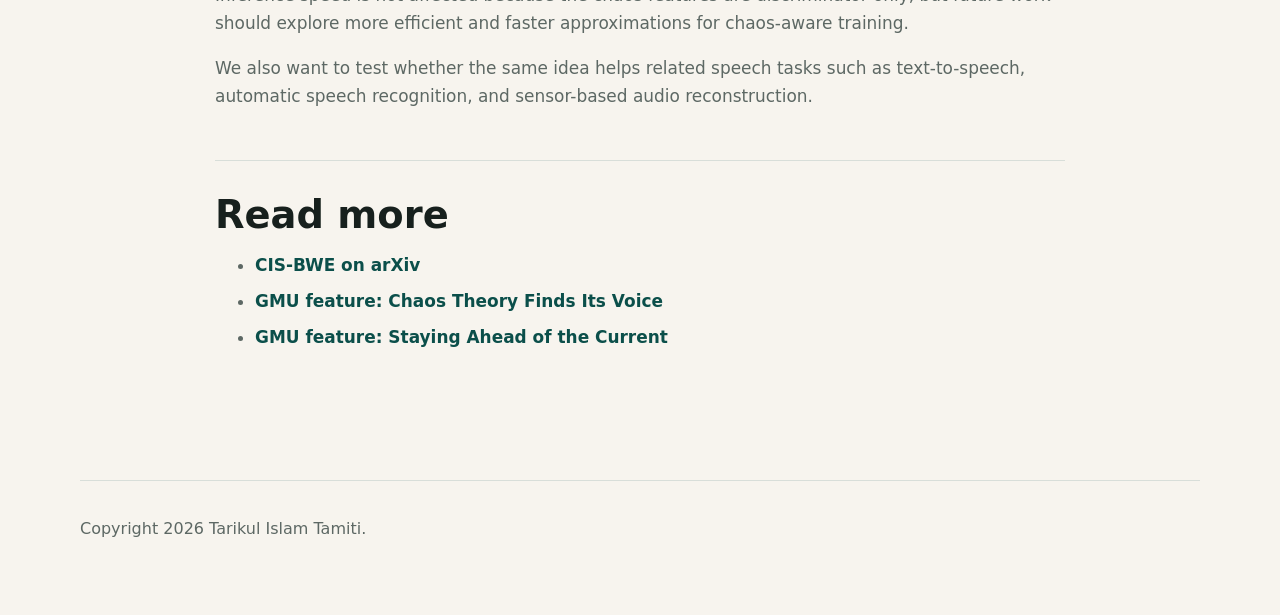
<file: cis-bwe-chaos-informed-speech-bandwidth-extension.html>
<!DOCTYPE html>
<html lang="en">
<head>
  <meta charset="utf-8" />
  <meta name="viewport" content="width=device-width, initial-scale=1" />
  <meta name="description" content="A readable explainer of CIS-BWE, an ACL 2026 paper on chaos-informed speech bandwidth extension." />
  <meta name="author" content="Tarikul Islam Tamiti" />
  <meta property="og:title" content="Teaching Speech Models to Hear Chaos" />
  <meta property="og:description" content="A readable breakdown of CIS-BWE: Chaos-Informed Speech Bandwidth Extension." />
  <meta property="og:type" content="article" />
  <meta property="og:image" content="assets/cis-bwe-poster.jpg" />
  <title>Teaching Speech Models to Hear Chaos - Tarikul Islam Tamiti</title>
  <link rel="icon" href="assets/favicon.svg" type="image/svg+xml" />
  <link rel="stylesheet" href="style.css" />
</head>
<body>
  <a class="skip-link" href="#main">Skip to content</a>

  <header class="site-header">
    <nav class="nav" aria-label="Primary navigation">
      <a class="brand" href="index.html#top" aria-label="Tarikul Islam Tamiti home">TT</a>
      <div class="nav-links">
        <a href="index.html#research">Research</a>
        <a href="index.html#publications">Publications</a>
        <a href="articles.html" aria-current="page">Articles</a>
        <a href="repositories.html">Repositories</a>
        <a href="updates.html">Updates</a>
        <a href="index.html#contact">Contact</a>
      </div>
    </nav>
  </header>

  <main id="main">
    <article class="longform">
      <header class="longform-header">
        <p class="eyebrow">CIS-BWE Explainer</p>
        <h1>Teaching Speech Models to Hear Chaos</h1>
        <p class="hero-text">
          A 15-minute breakdown of our ACL 2026 work, CIS-BWE: Chaos-Informed Speech Bandwidth Extension.
        </p>
        <div class="article-meta">
          <span>Tarikul Islam Tamiti</span>
          <span>ACL 2026</span>
          <span>Speech AI</span>
        </div>
      </header>

      <figure class="article-figure">
        <img src="assets/cis-bwe-poster.jpg" alt="CIS-BWE ACL 2026 poster overview" />
        <figcaption>CIS-BWE reconstructs wideband speech by combining a dual-stream generator with chaos-informed discriminators.</figcaption>
      </figure>

      <section>
        <h2>The short version</h2>
        <p>When speech is compressed, downsampled, transmitted over narrowband channels, or captured through constrained sensors, the high-frequency details are often missing. Those details are not decorative. They carry perceptual cues for clarity, speaker identity, sharp consonants, vocal fry, creaky voice, and other subtle dynamics that make speech sound more natural.</p>
        <p>CIS-BWE framework is our attempt to reconstruct those high-frequency missing details more faithfully. The central idea is simple: speech is not only spectral, but it is also deterministically nonlinear. Human speech is produced by airflow interacting with a deformable vocal tract, which creates deterministic chaotic structure. If a model only learns magnitude, phase, or ordinary periodicity, it can still miss the chaotic signatures that make reconstructed speech feel natural.</p>
      </section>

      <section>
        <h2>Why bandwidth extension matters</h2>
        <p>Speech bandwidth extension asks a model to recover a wideband signal from a narrowband one. A narrowband input may keep enough information for a person to understand the words, but it often removes the high-frequency texture that downstream systems and listeners care about.</p>
        <p>That matters for text-to-speech, automatic speech recognition, telephony, hearables, assistive audio, and low-power audio systems. In each case, we want a model that does more than fill empty frequency bins. We want it to restore plausible speech dynamics.</p>
      </section>

      <section>
        <h2>What current methods miss</h2>
        <p>Most bandwidth extension systems focus heavily on magnitude spectrograms. Some newer approaches also model the phase, which is important because the phase affects waveform realism and perceptual quality. But even magnitude-plus-phase systems can produce speech that is too smooth, too dull, or slightly muffled.</p>
        <p>Our diagnosis is that common discriminators are not looking for the right kind of structure. They can judge waveforms, spectrogram slices, amplitudes, and phase patterns, but they do not explicitly ask whether the generated speech contains the nonlinear chaotic behavior of real speech production.</p>
      </section>

      <section>
        <h2>The key idea: speech is chaotic, but not random</h2>
        <p>Chaos here does not mean noise. It means deterministic systems that are highly sensitive to initial conditions. Speech production has this flavor because vocal folds, airflow, pressure, and the vocal tract interact as a nonlinear dynamical system.</p>
        <p>In practice, these dynamics show up in cues such as sub-harmonics, period-doubling, vocal fry, sharp onsets, formant turbulence, and long-range temporal structure. CIS-BWE tries to make a generator care about those cues by giving it adversarial critics that are designed to detect them.</p>
      </section>

      <section>
        <h2>CIS-BWE in one picture</h2>
        <p>The model has two main parts. First, a dual-stream generator processes magnitude and phase in parallel with Lattice Net style information exchange. Second, four discriminators judge the reconstructed speech: two standard amplitude/phase critics and two new chaos-informed critics.</p>
        <ul>
          <li><strong>MRLD</strong>: Multi-Resolution Lyapunov Discriminator, designed to capture rapid nonlinear chaotic fluctuations.</li>
          <li><strong>MSDFA</strong>: Multi-Scale Detrended Fluctuation Analysis Discriminator, designed to capture fractal-like long-range temporal correlations.</li>
          <li><strong>MRAD</strong>: Multi-Resolution Amplitude Discriminator, used for amplitude transients.</li>
          <li><strong>MRPD</strong>: Multi-Resolution Phase Discriminator, used for phase and harmonic-phase relationships.</li>
        </ul>
      </section>

      <figure class="article-figure">
        <img src="assets/cis-bwe-discriminator-and-mos.png" alt="Chaos-informed discriminator pipeline with MRLD, recurrence discriminator, and MOS summary" />
        <figcaption>The supplied discriminator figure summarizes the chaos-critic idea visually: multi-resolution nonlinear features are converted into compact adversarial feedback for the generator.</figcaption>
      </figure>

      <section>
        <h2>MRLD: listening for rapid chaos</h2>
        <p>MRLD uses Lyapunov exponents. A Lyapunov exponent measures how quickly nearby trajectories in a dynamical system diverge. In speech, that gives us a way to ask whether the generated waveform has realistic sensitivity and nonlinear fluctuation patterns.</p>
        <p>MRLD slices the waveform into five window sizes: 64, 128, 256, 512, and 1024 samples. For each scale, it computes local Lyapunov-style features and feeds them to lightweight single-resolution discriminator blocks designed with depthwise separable convolutions. The result is a critic that focuses on fast chaotic details without becoming parameter-heavy.</p>
        <div class="algorithm-box" aria-label="MRLD algorithm">
          <code>Algorithm 1: Multi-Resolution Lyapunov Discriminator (MRLD)
Input:
  x: real or reconstructed waveform
  W = {64, 128, 256, 512, 1024}: window sizes
  d: delay-embedding dimension
  tau: embedding delay
  Delta: divergence horizon
Output:
  D_MRLD(x): real/fake discriminator score

1. Initialize feature list F = [].
2. For each window size w in W:
   2.1 Split x into non-overlapping segments of length w.
   2.2 For each segment s:
       a. Build delay-embedded vectors y_j = [s_j, s_{j+tau}, ..., s_{j+(d-1)tau}].
       b. For each y_j, find its nearest neighbor y'_j outside the Theiler window.
       c. Estimate local divergence:
          lambda_j = (1 / Delta) * log((||y_{j+Delta} - y'_{j+Delta}|| + eps) /
                                      (||y_j - y'_j|| + eps)).
       d. Average lambda_j values to form a Lyapunov feature for segment s.
   2.3 Reshape all segment features at scale w into a feature map.
   2.4 Append the feature map to F.
3. Normalize and reshape each feature map in F.
4. Feed each resolution map into its single-resolution discriminator block.
5. Concatenate or aggregate the block outputs.
6. Return the final real/fake score D_MRLD(x).</code>
        </div>
      </section>

      <section>
        <h2>MSDFA: listening for fractal timing</h2>
        <p>MSDFA uses detrended fluctuation analysis. Instead of looking only at short-term waveform shape, it asks how fluctuations grow across several time scales. That helps capture self-similar structure across syllabic, phonemic, and sub-phonemic regions.</p>
        <p>The model computes DFA features at five scales: 100, 200, 300, 500, and 600 samples. Those features become maps that are judged by compact discriminator blocks. This gives the generator feedback about long-range temporal structure, which helps reduce muffled prosody by capturing long-term dependencies.</p>
        <div class="algorithm-box" aria-label="MSDFA algorithm">
          <code>Algorithm 2: Multi-Scale Detrended Fluctuation Analysis Discriminator (MSDFA)
Input:
  x: real or reconstructed waveform
  N = {100, 200, 300, 500, 600}: DFA scales
Output:
  D_MSDFA(x): real/fake discriminator score

1. Compute the integrated profile Y(k) = sum_{i=1}^{k}(x_i - mean(x)).
2. Initialize feature list F = [].
3. For each scale n in N:
   3.1 Split Y into non-overlapping windows of length n.
   3.2 For each window:
       a. Fit a local trend with least-squares regression.
       b. Subtract the trend to obtain detrended residuals.
       c. Compute the root-mean-square fluctuation F_n.
   3.3 Aggregate F_n values across windows.
   3.4 Tile or reshape the scale feature into a fixed-size map.
   3.5 Append the map to F.
4. Stack all scale maps into a multi-scale tensor.
5. Feed the tensor through the MSDFA discriminator block.
6. Return the final real/fake score D_MSDFA(x).</code>
        </div>
      </section>

      <section>
        <h2>The generator: magnitude and phase need to talk</h2>
        <p>CIS-BWE uses a dual-stream generator because magnitude and phase carry different information. The generator processes both streams, then uses Lattice interactions to let them exchange information through learnable gates. This controlled mixing helps prevent error accumulation and reduces muffled artifacts.</p>
        <p>The core block is ConformerNeXt, which combines the global context modeling of Conformer-style attention with the local efficiency of ConvNeXt-style convolution. The generator predicts residual high-frequency information rather than rebuilding the whole spectrum from scratch.</p>
      </section>

      <section>
        <h2>What changed in the results</h2>
        <p>We evaluated CIS-BWE on English VCTK and French MLS speech, including clean and noisy settings. The evaluation spans objective metrics such as LSD, PESQ, STOI, SI-SDR, SI-SNR, NISQA-MOS, and WER, plus subjective listening tests.</p>
        <p>On the VCTK 4 kHz to 16 kHz setup, CIS-BWE reaching 4.24 NISQA-MOS compared with 3.86 for the baseline AP-BWE, 0.95 LSD compared with 0.96, and 13.5 percent WER compared with 13.7 percent. CIS-BWE also reduces overall parameters from 72M to 33.5M and runs faster at inference.</p>
        <p>The most important efficiency result is on the discriminator side: MRLD plus MSDFA use about 483K parameters compared with roughly 22M for MPD, a 40x reduction. In other words, the chaos critics are not just more targeted; they are also much smaller making them computationally feasible.</p>
      </section>

      <figure class="article-figure">
        <img src="assets/cis-bwe-subjective-results.png" alt="CIS-BWE mean opinion score and pair preference test results" />
        <figcaption>Subjective listening results show that the proposed chaos-informed model improves perceived quality and is preferred more often than the comparison systems.</figcaption>
      </figure>

      <section>
        <h2>Why this matters beyond one benchmark</h2>
        <p>Bandwidth extension is often framed as a speech enhancement problem, but it also matters for language systems. If high-frequency details are missing, then text-to-speech can sound flatter, automatic speech recognition can lose phonetic cues, and low-power devices may have to choose between quality and efficiency.</p>
        <p>CIS-BWE points toward a broader design pattern: if the signal comes from a nonlinear physical process, the learning system should not only match surface statistics. It should also be encouraged to match the dynamics that produced the signal.</p>
      </section>

      <section>
        <h2>Limitations</h2>
        <p>The chaos features improve the training signal, but Lyapunov estimation adds training overhead. Inference speed is not affected because the chaos features are discriminator-only, but future work should explore more efficient and faster approximations for chaos-aware training.</p>
        <p>We also want to test whether the same idea helps related speech tasks such as text-to-speech, automatic speech recognition, and sensor-based audio reconstruction.</p>
      </section>

      <section>
        <h2>Read more</h2>
        <ul>
          <li><a href="https://arxiv.org/abs/2507.15970">CIS-BWE on arXiv</a></li>
          <li><a href="https://cybersecurity.gmu.edu/news/2026-05/chaos-theory-finds-its-voice">GMU feature: Chaos Theory Finds Its Voice</a></li>
          <li><a href="https://volgenau.gmu.edu/news/2026-03/staying-ahead-current">GMU feature: Staying Ahead of the Current</a></li>
        </ul>
      </section>
    </article>
  </main>

  <footer class="site-footer">
    <p>Copyright <span id="year"></span> Tarikul Islam Tamiti.</p>
  </footer>

  <script>
    document.getElementById("year").textContent = new Date().getFullYear();
  </script>
</body>
</html>
</file>
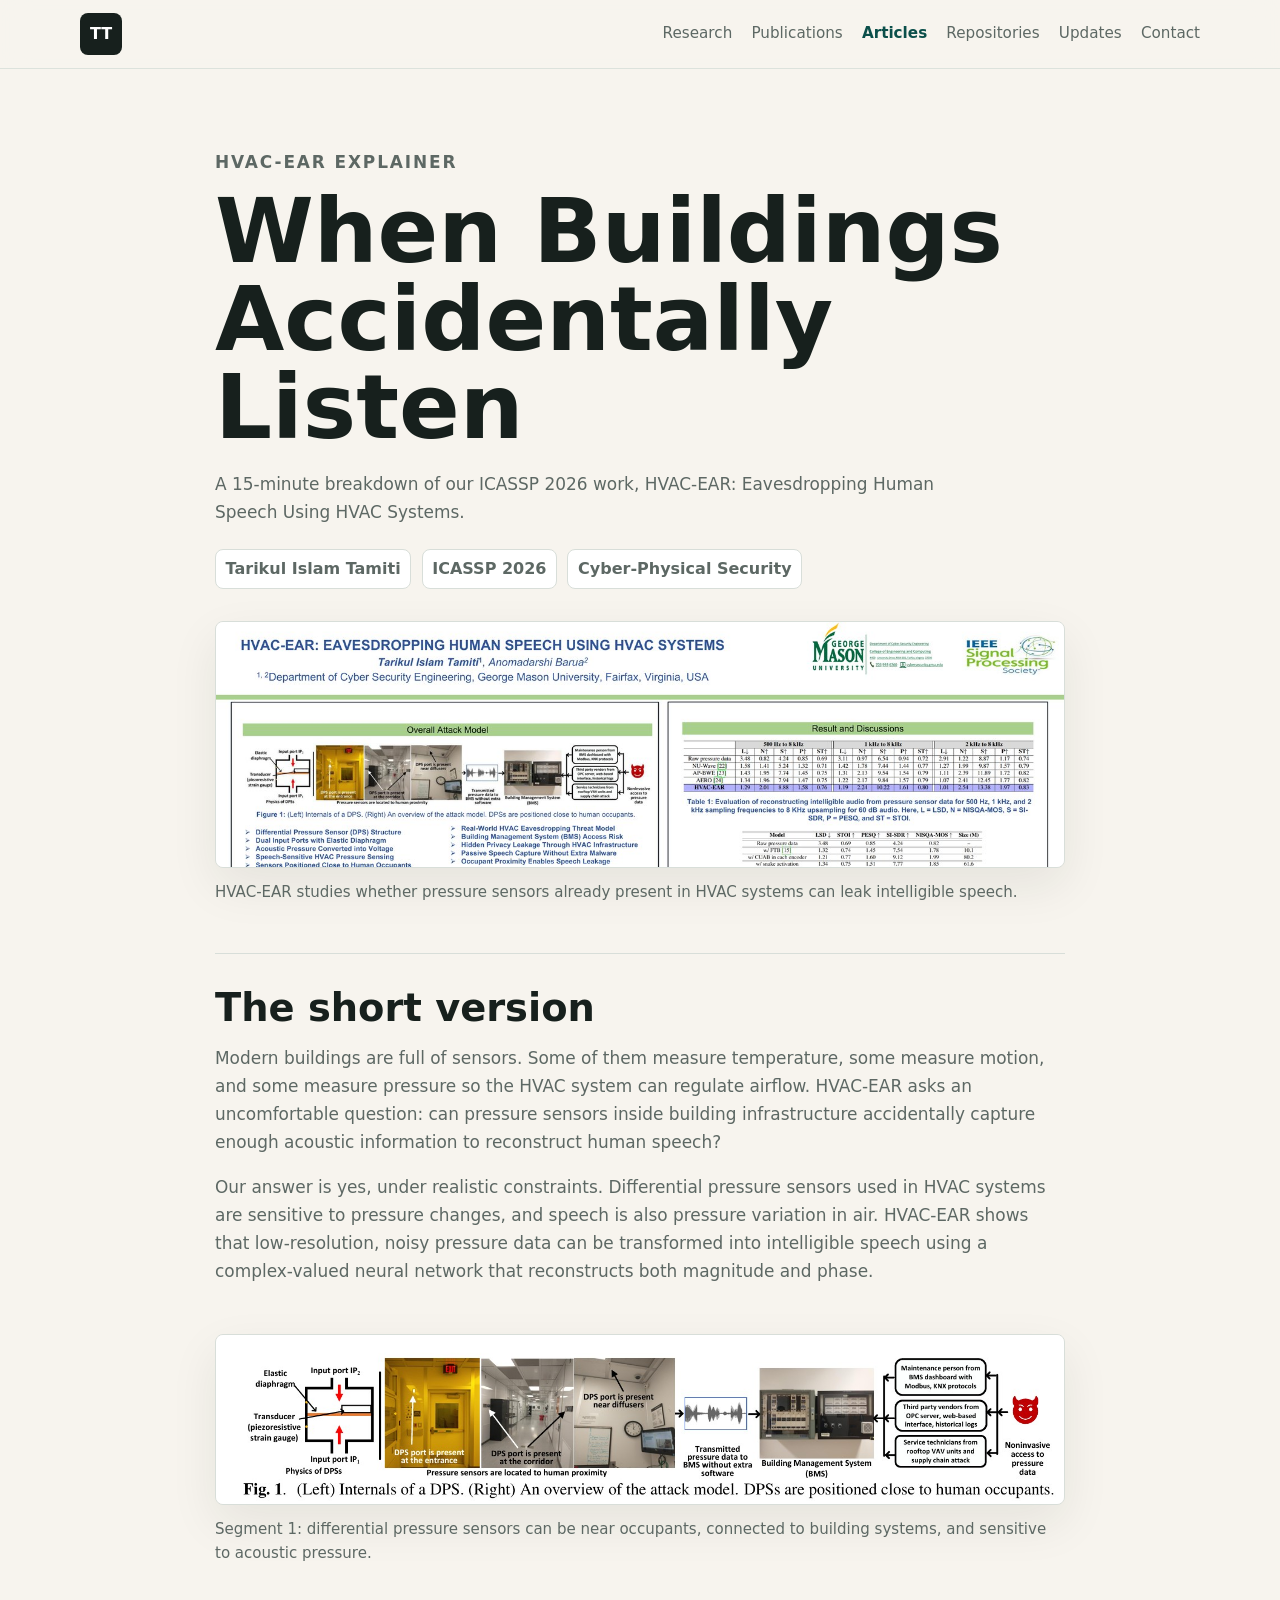
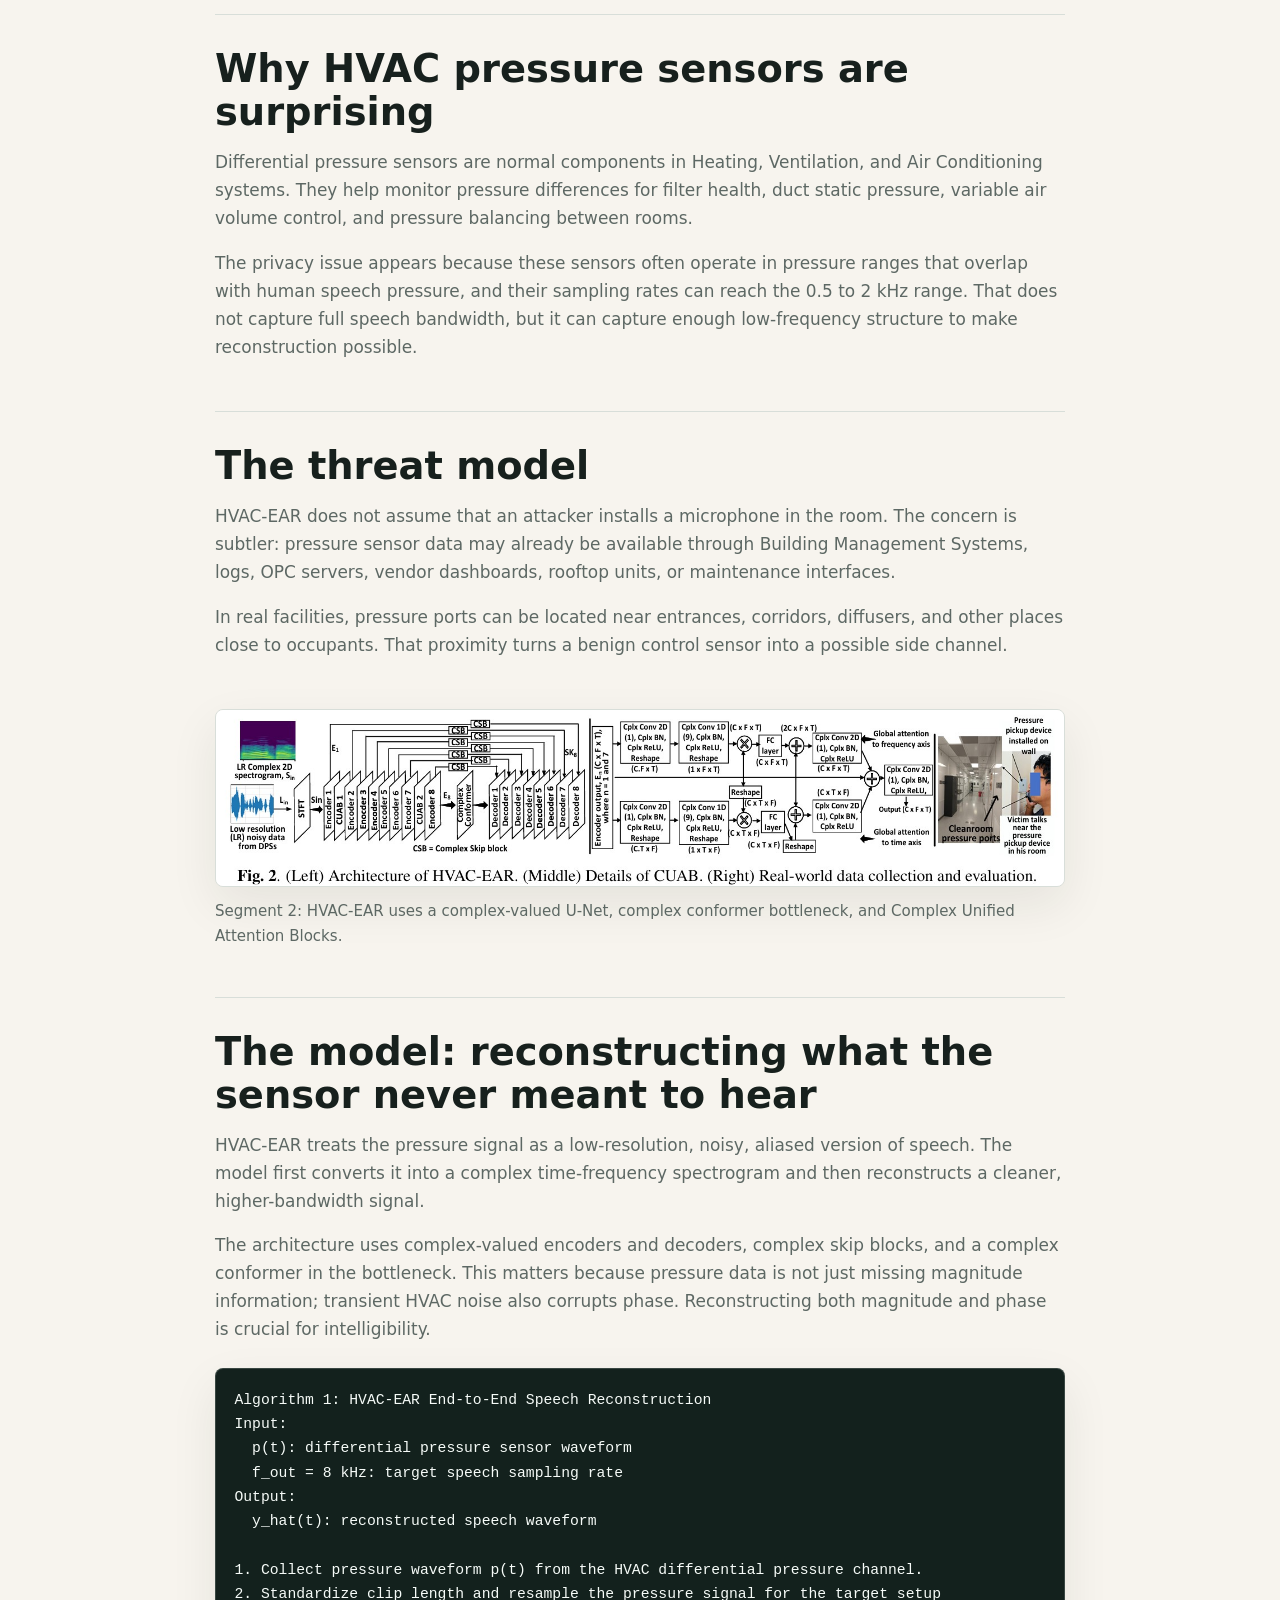
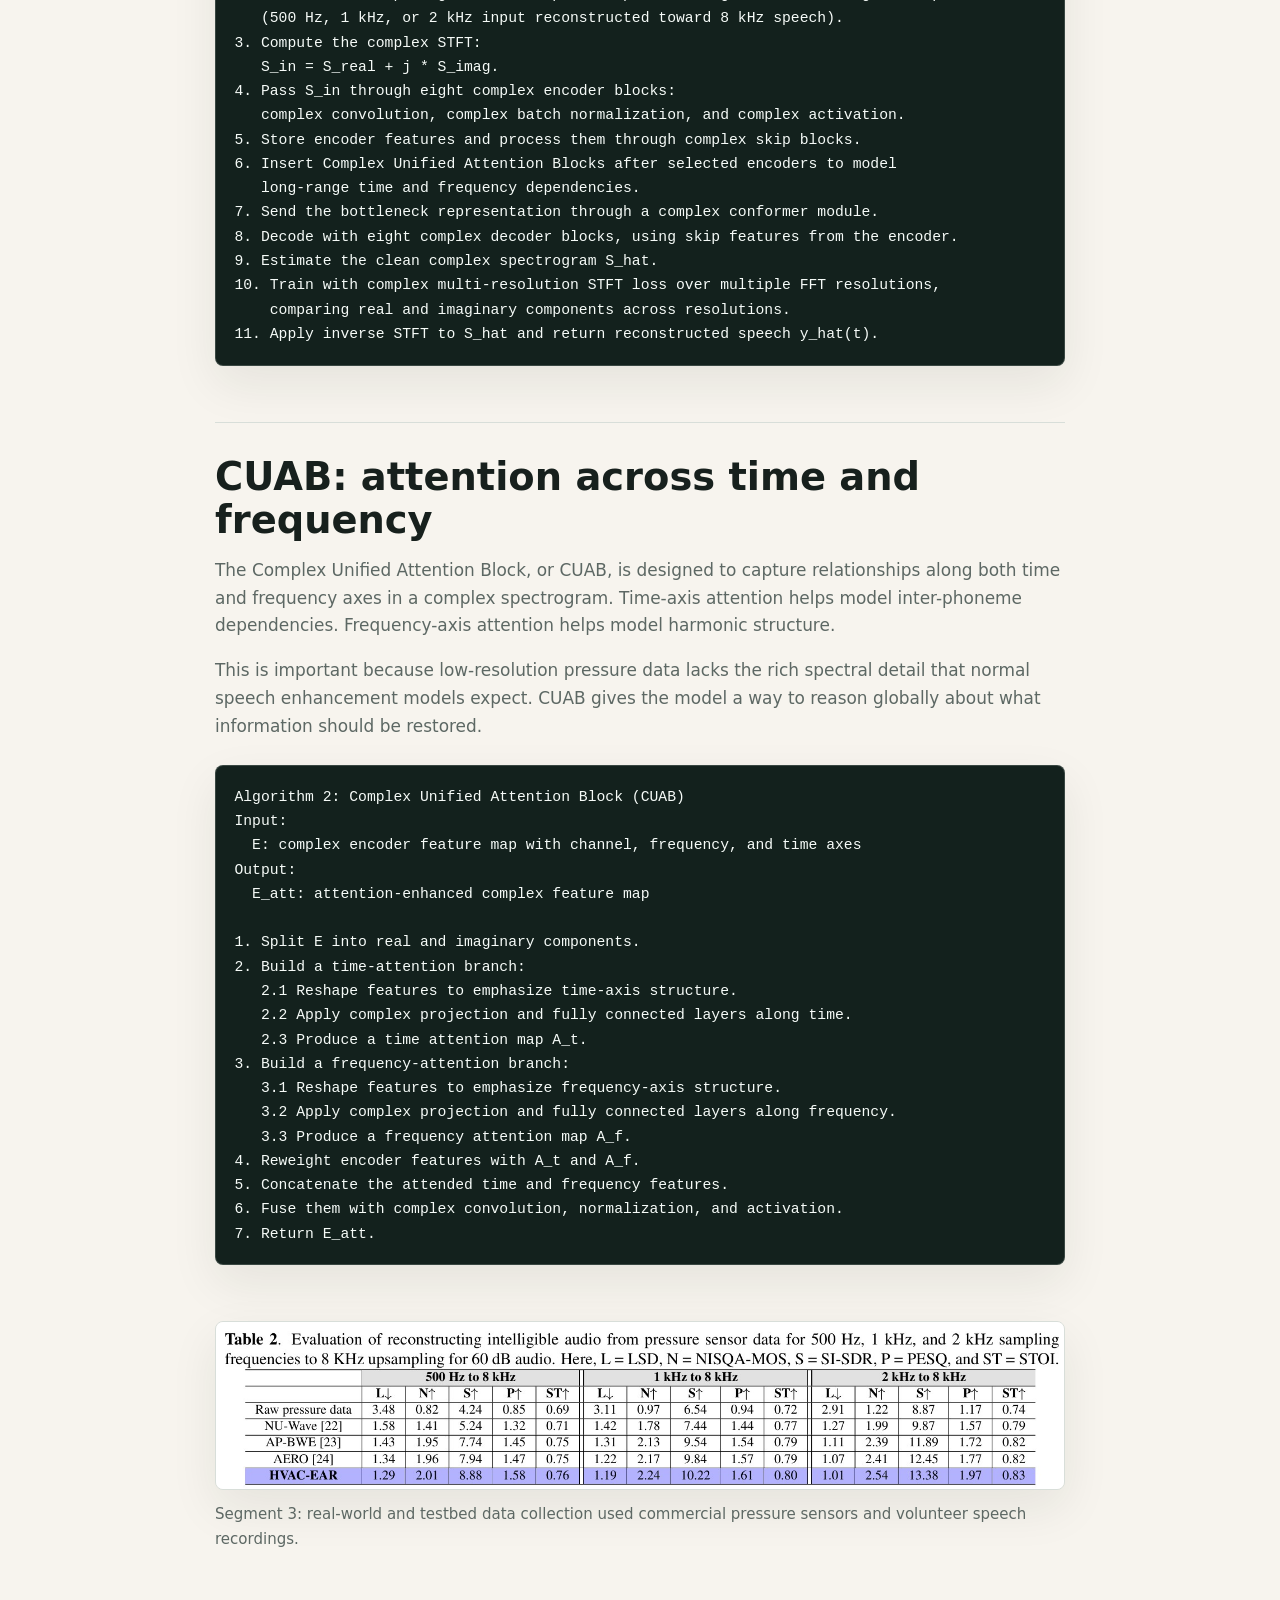
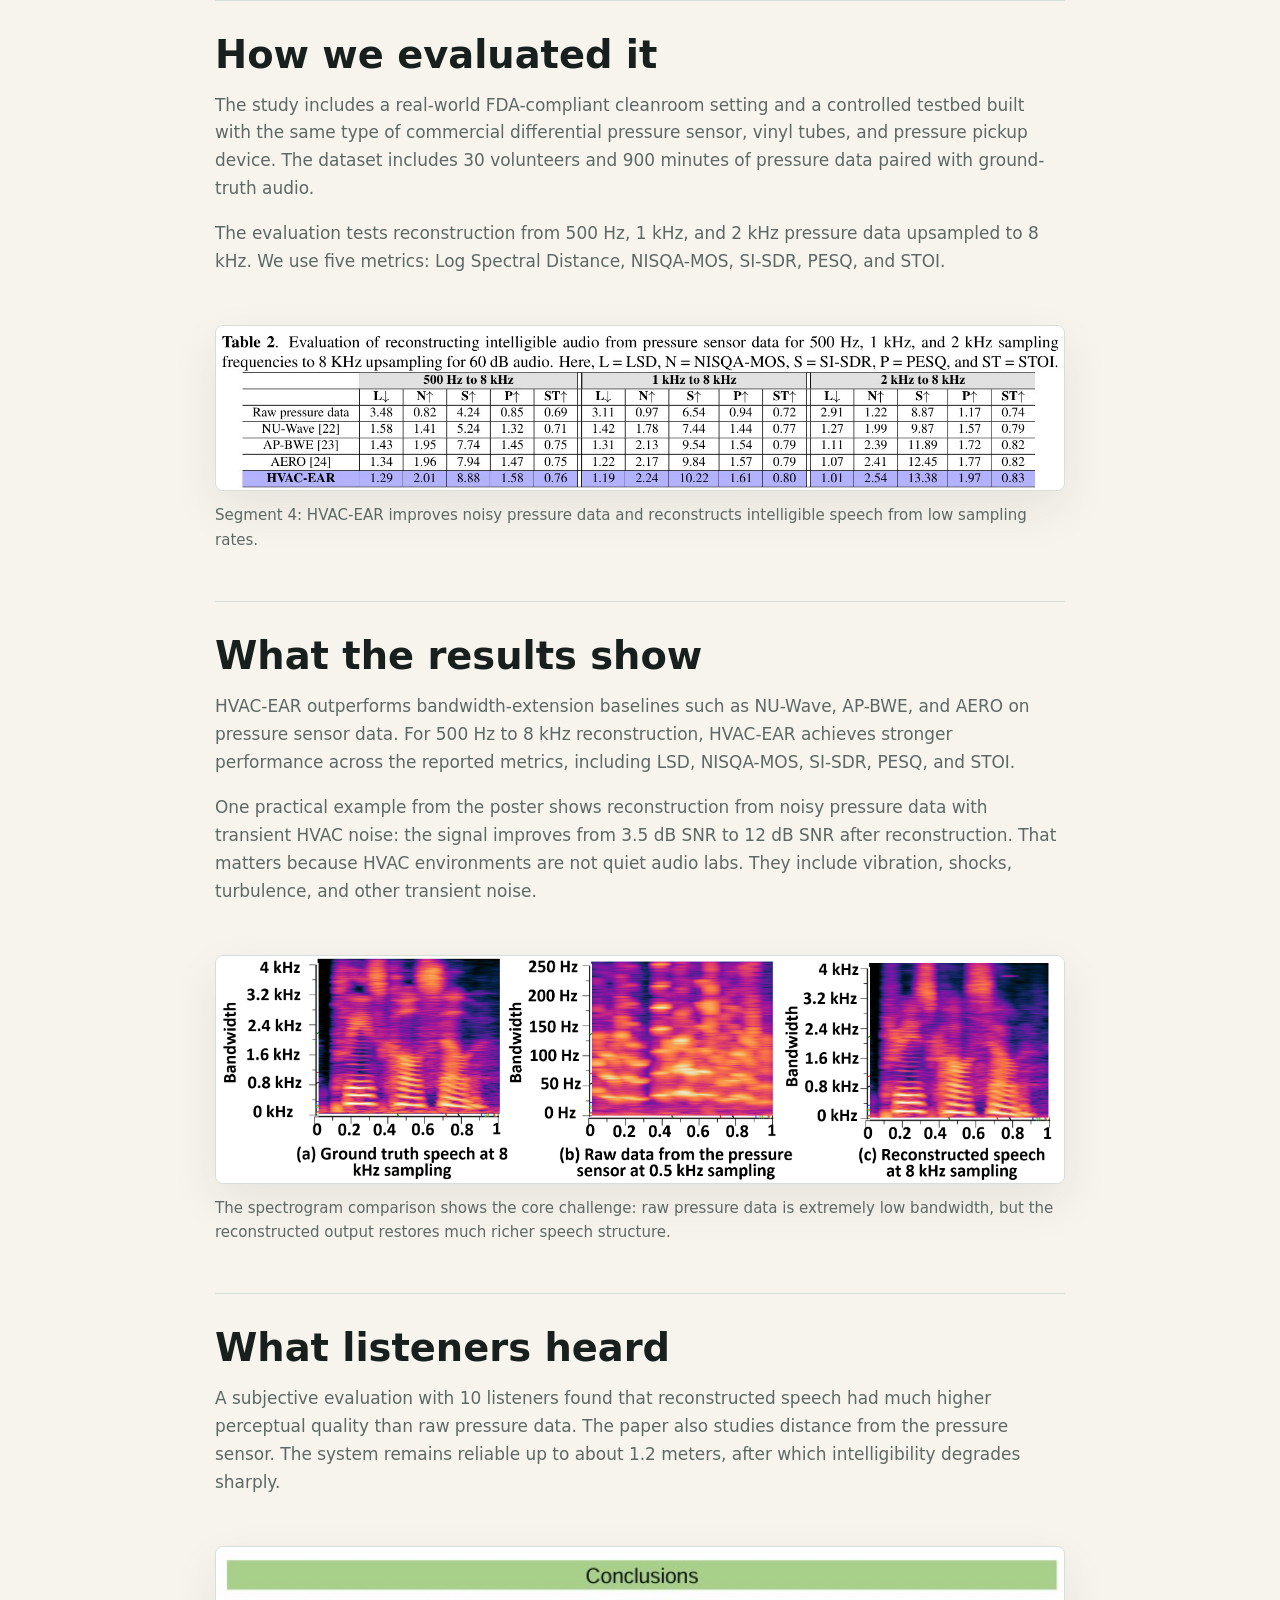
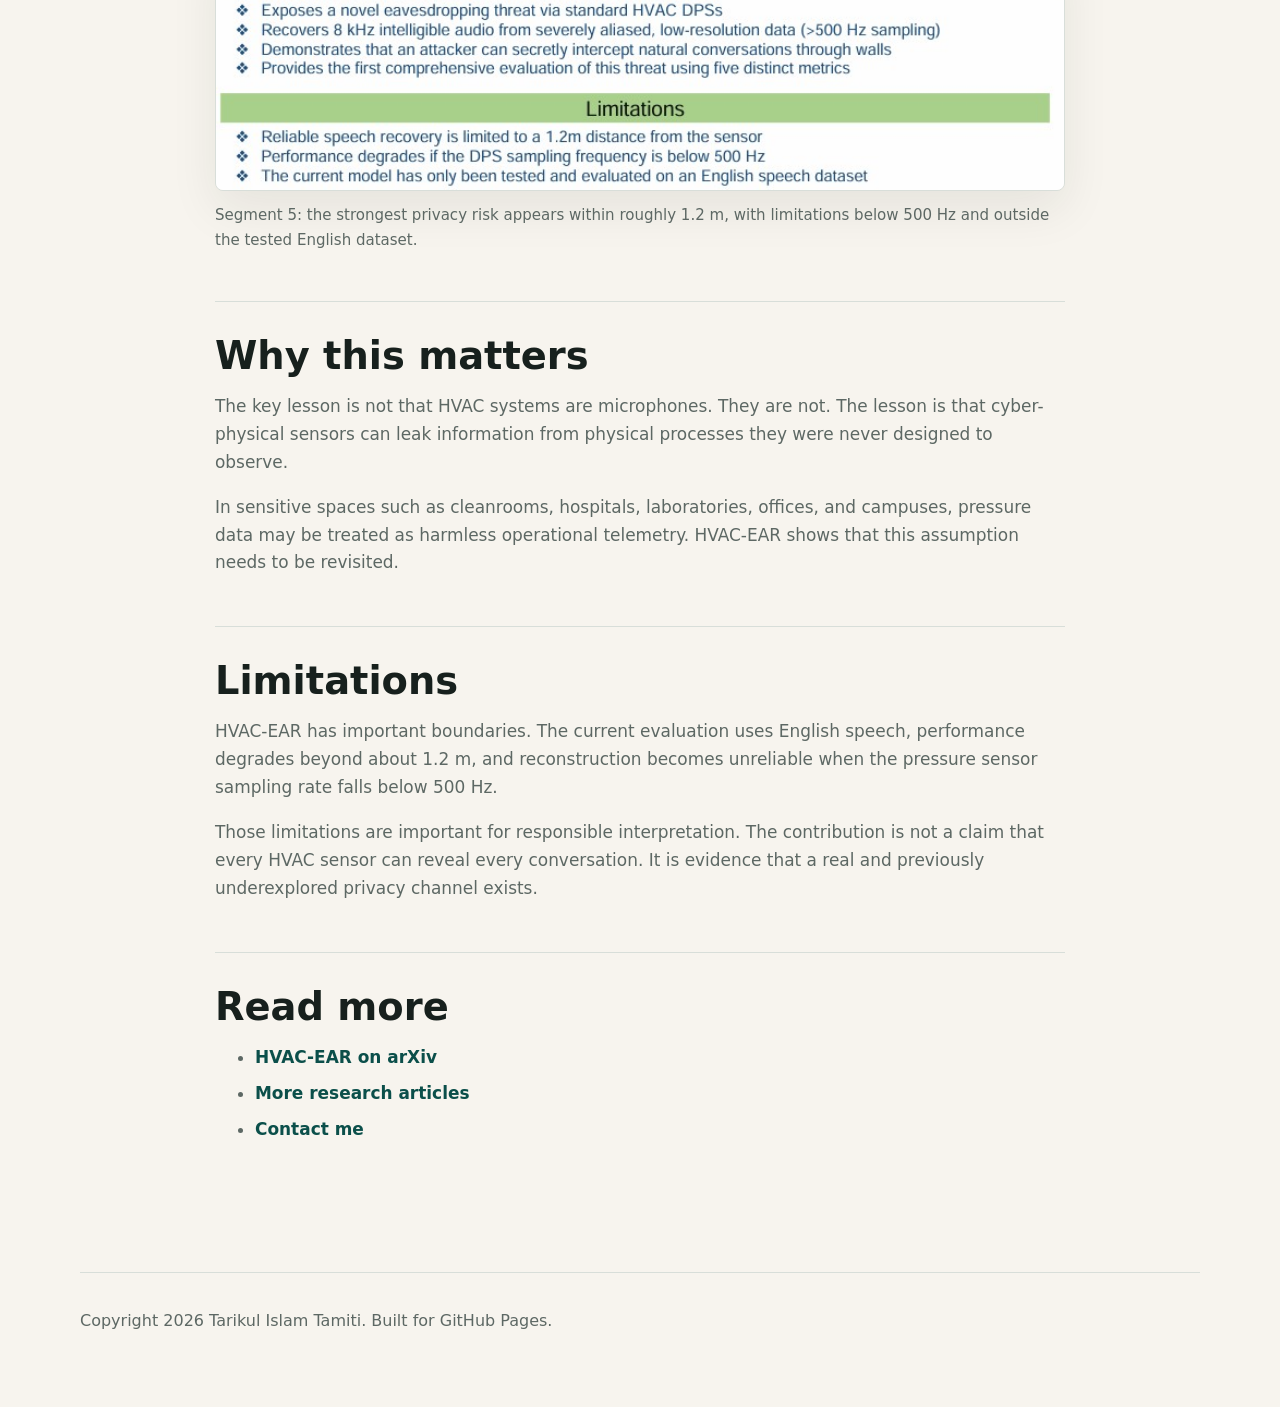
<file: hvac-ear-eavesdropping-human-speech-using-hvac-systems.html>
<!DOCTYPE html>
<html lang="en">
<head>
  <meta charset="utf-8" />
  <meta name="viewport" content="width=device-width, initial-scale=1" />
  <meta name="description" content="A readable explainer of HVAC-EAR, an ICASSP 2026 paper on reconstructing speech from HVAC pressure sensor data." />
  <meta name="author" content="Tarikul Islam Tamiti" />
  <meta property="og:title" content="When Buildings Accidentally Listen" />
  <meta property="og:description" content="A readable breakdown of HVAC-EAR: Eavesdropping Human Speech Using HVAC Systems." />
  <meta property="og:type" content="article" />
  <meta property="og:image" content="assets/hvac-ear-poster-hero.jpg" />
  <title>When Buildings Accidentally Listen - Tarikul Islam Tamiti</title>
  <link rel="icon" href="assets/favicon.svg" type="image/svg+xml" />
  <link rel="stylesheet" href="style.css" />
</head>
<body>
  <a class="skip-link" href="#main">Skip to content</a>

  <header class="site-header">
    <nav class="nav" aria-label="Primary navigation">
      <a class="brand" href="index.html#top" aria-label="Tarikul Islam Tamiti home">TT</a>
      <div class="nav-links">
        <a href="index.html#research">Research</a>
        <a href="index.html#publications">Publications</a>
        <a href="articles.html" aria-current="page">Articles</a>
        <a href="repositories.html">Repositories</a>
        <a href="updates.html">Updates</a>
        <a href="index.html#contact">Contact</a>
      </div>
    </nav>
  </header>

  <main id="main">
    <article class="longform">
      <header class="longform-header">
        <p class="eyebrow">HVAC-EAR Explainer</p>
        <h1>When Buildings Accidentally Listen</h1>
        <p class="hero-text">
          A 15-minute breakdown of our ICASSP 2026 work, HVAC-EAR: Eavesdropping Human Speech Using HVAC Systems.
        </p>
        <div class="article-meta">
          <span>Tarikul Islam Tamiti</span>
          <span>ICASSP 2026</span>
          <span>Cyber-Physical Security</span>
        </div>
      </header>

      <figure class="article-figure">
        <img src="assets/hvac-ear-poster-hero.jpg" alt="HVAC-EAR poster overview" />
        <figcaption>HVAC-EAR studies whether pressure sensors already present in HVAC systems can leak intelligible speech.</figcaption>
      </figure>

      <section>
        <h2>The short version</h2>
        <p>
          Modern buildings are full of sensors. Some of them measure temperature, some measure motion, and some measure pressure so the HVAC system can regulate airflow. HVAC-EAR asks an uncomfortable question: can pressure sensors inside building infrastructure accidentally capture enough acoustic information to reconstruct human speech?
        </p>
        <p>
          Our answer is yes, under realistic constraints. Differential pressure sensors used in HVAC systems are sensitive to pressure changes, and speech is also pressure variation in air. HVAC-EAR shows that low-resolution, noisy pressure data can be transformed into intelligible speech using a complex-valued neural network that reconstructs both magnitude and phase.
        </p>
      </section>

      <figure class="article-figure">
        <img src="assets/hvac-ear-attack-model.jpg" alt="HVAC-EAR attack model and pressure sensor structure" />
        <figcaption>Segment 1: differential pressure sensors can be near occupants, connected to building systems, and sensitive to acoustic pressure.</figcaption>
      </figure>

      <section>
        <h2>Why HVAC pressure sensors are surprising</h2>
        <p>
          Differential pressure sensors are normal components in Heating, Ventilation, and Air Conditioning systems. They help monitor pressure differences for filter health, duct static pressure, variable air volume control, and pressure balancing between rooms.
        </p>
        <p>
          The privacy issue appears because these sensors often operate in pressure ranges that overlap with human speech pressure, and their sampling rates can reach the 0.5 to 2 kHz range. That does not capture full speech bandwidth, but it can capture enough low-frequency structure to make reconstruction possible.
        </p>
      </section>

      <section>
        <h2>The threat model</h2>
        <p>
          HVAC-EAR does not assume that an attacker installs a microphone in the room. The concern is subtler: pressure sensor data may already be available through Building Management Systems, logs, OPC servers, vendor dashboards, rooftop units, or maintenance interfaces.
        </p>
        <p>
          In real facilities, pressure ports can be located near entrances, corridors, diffusers, and other places close to occupants. That proximity turns a benign control sensor into a possible side channel.
        </p>
      </section>

      <figure class="article-figure">
        <img src="assets/hvac-ear-methodology.jpg" alt="HVAC-EAR complex-valued architecture and CUAB methodology" />
        <figcaption>Segment 2: HVAC-EAR uses a complex-valued U-Net, complex conformer bottleneck, and Complex Unified Attention Blocks.</figcaption>
      </figure>

      <section>
        <h2>The model: reconstructing what the sensor never meant to hear</h2>
        <p>
          HVAC-EAR treats the pressure signal as a low-resolution, noisy, aliased version of speech. The model first converts it into a complex time-frequency spectrogram and then reconstructs a cleaner, higher-bandwidth signal.
        </p>
        <p>
          The architecture uses complex-valued encoders and decoders, complex skip blocks, and a complex conformer in the bottleneck. This matters because pressure data is not just missing magnitude information; transient HVAC noise also corrupts phase. Reconstructing both magnitude and phase is crucial for intelligibility.
        </p>
        <div class="algorithm-box" aria-label="HVAC-EAR reconstruction algorithm">
          <code>Algorithm 1: HVAC-EAR End-to-End Speech Reconstruction
Input:
  p(t): differential pressure sensor waveform
  f_out = 8 kHz: target speech sampling rate
Output:
  y_hat(t): reconstructed speech waveform

1. Collect pressure waveform p(t) from the HVAC differential pressure channel.
2. Standardize clip length and resample the pressure signal for the target setup
   (500 Hz, 1 kHz, or 2 kHz input reconstructed toward 8 kHz speech).
3. Compute the complex STFT:
   S_in = S_real + j * S_imag.
4. Pass S_in through eight complex encoder blocks:
   complex convolution, complex batch normalization, and complex activation.
5. Store encoder features and process them through complex skip blocks.
6. Insert Complex Unified Attention Blocks after selected encoders to model
   long-range time and frequency dependencies.
7. Send the bottleneck representation through a complex conformer module.
8. Decode with eight complex decoder blocks, using skip features from the encoder.
9. Estimate the clean complex spectrogram S_hat.
10. Train with complex multi-resolution STFT loss over multiple FFT resolutions,
    comparing real and imaginary components across resolutions.
11. Apply inverse STFT to S_hat and return reconstructed speech y_hat(t).</code>
        </div>
      </section>

      <section>
        <h2>CUAB: attention across time and frequency</h2>
        <p>
          The Complex Unified Attention Block, or CUAB, is designed to capture relationships along both time and frequency axes in a complex spectrogram. Time-axis attention helps model inter-phoneme dependencies. Frequency-axis attention helps model harmonic structure.
        </p>
        <p>
          This is important because low-resolution pressure data lacks the rich spectral detail that normal speech enhancement models expect. CUAB gives the model a way to reason globally about what information should be restored.
        </p>
        <div class="algorithm-box" aria-label="CUAB algorithm">
          <code>Algorithm 2: Complex Unified Attention Block (CUAB)
Input:
  E: complex encoder feature map with channel, frequency, and time axes
Output:
  E_att: attention-enhanced complex feature map

1. Split E into real and imaginary components.
2. Build a time-attention branch:
   2.1 Reshape features to emphasize time-axis structure.
   2.2 Apply complex projection and fully connected layers along time.
   2.3 Produce a time attention map A_t.
3. Build a frequency-attention branch:
   3.1 Reshape features to emphasize frequency-axis structure.
   3.2 Apply complex projection and fully connected layers along frequency.
   3.3 Produce a frequency attention map A_f.
4. Reweight encoder features with A_t and A_f.
5. Concatenate the attended time and frequency features.
6. Fuse them with complex convolution, normalization, and activation.
7. Return E_att.</code>
        </div>
      </section>

      <figure class="article-figure">
        <img src="assets/hvac-ear-data-collection.jpg" alt="HVAC-EAR data collection and evaluation tables" />
        <figcaption>Segment 3: real-world and testbed data collection used commercial pressure sensors and volunteer speech recordings.</figcaption>
      </figure>

      <section>
        <h2>How we evaluated it</h2>
        <p>
          The study includes a real-world FDA-compliant cleanroom setting and a controlled testbed built with the same type of commercial differential pressure sensor, vinyl tubes, and pressure pickup device. The dataset includes 30 volunteers and 900 minutes of pressure data paired with ground-truth audio.
        </p>
        <p>
          The evaluation tests reconstruction from 500 Hz, 1 kHz, and 2 kHz pressure data upsampled to 8 kHz. We use five metrics: Log Spectral Distance, NISQA-MOS, SI-SDR, PESQ, and STOI.
        </p>
      </section>

      <figure class="article-figure">
        <img src="assets/hvac-ear-results.jpg" alt="HVAC-EAR reconstructed speech and result discussion" />
        <figcaption>Segment 4: HVAC-EAR improves noisy pressure data and reconstructs intelligible speech from low sampling rates.</figcaption>
      </figure>

      <section>
        <h2>What the results show</h2>
        <p>
          HVAC-EAR outperforms bandwidth-extension baselines such as NU-Wave, AP-BWE, and AERO on pressure sensor data. For 500 Hz to 8 kHz reconstruction, HVAC-EAR achieves stronger performance across the reported metrics, including LSD, NISQA-MOS, SI-SDR, PESQ, and STOI.
        </p>
        <p>
          One practical example from the poster shows reconstruction from noisy pressure data with transient HVAC noise: the signal improves from 3.5 dB SNR to 12 dB SNR after reconstruction. That matters because HVAC environments are not quiet audio labs. They include vibration, shocks, turbulence, and other transient noise.
        </p>
      </section>

      <figure class="article-figure">
        <img src="assets/hvac-ear-spectrogram-reconstruction.png" alt="Ground truth speech, raw pressure sensor data, and reconstructed speech spectrograms" />
        <figcaption>The spectrogram comparison shows the core challenge: raw pressure data is extremely low bandwidth, but the reconstructed output restores much richer speech structure.</figcaption>
      </figure>

      <section>
        <h2>What listeners heard</h2>
        <p>
          A subjective evaluation with 10 listeners found that reconstructed speech had much higher perceptual quality than raw pressure data. The paper also studies distance from the pressure sensor. The system remains reliable up to about 1.2 meters, after which intelligibility degrades sharply.
        </p>
      </section>

      <figure class="article-figure">
        <img src="assets/hvac-ear-limitations-conclusion.jpg" alt="HVAC-EAR MOS, distance impact, limitations, and conclusion" />
        <figcaption>Segment 5: the strongest privacy risk appears within roughly 1.2 m, with limitations below 500 Hz and outside the tested English dataset.</figcaption>
      </figure>

      <section>
        <h2>Why this matters</h2>
        <p>
          The key lesson is not that HVAC systems are microphones. They are not. The lesson is that cyber-physical sensors can leak information from physical processes they were never designed to observe.
        </p>
        <p>
          In sensitive spaces such as cleanrooms, hospitals, laboratories, offices, and campuses, pressure data may be treated as harmless operational telemetry. HVAC-EAR shows that this assumption needs to be revisited.
        </p>
      </section>

      <section>
        <h2>Limitations</h2>
        <p>
          HVAC-EAR has important boundaries. The current evaluation uses English speech, performance degrades beyond about 1.2 m, and reconstruction becomes unreliable when the pressure sensor sampling rate falls below 500 Hz.
        </p>
        <p>
          Those limitations are important for responsible interpretation. The contribution is not a claim that every HVAC sensor can reveal every conversation. It is evidence that a real and previously underexplored privacy channel exists.
        </p>
      </section>

      <section>
        <h2>Read more</h2>
        <ul>
          <li><a href="https://arxiv.org/abs/2510.01082">HVAC-EAR on arXiv</a></li>
          <li><a href="articles.html">More research articles</a></li>
          <li><a href="index.html#contact">Contact me</a></li>
        </ul>
      </section>
    </article>
  </main>

  <footer class="site-footer">
    <p>Copyright <span id="year"></span> Tarikul Islam Tamiti. Built for GitHub Pages.</p>
  </footer>

  <script>
    document.getElementById("year").textContent = new Date().getFullYear();
  </script>
</body>
</html>
</file>
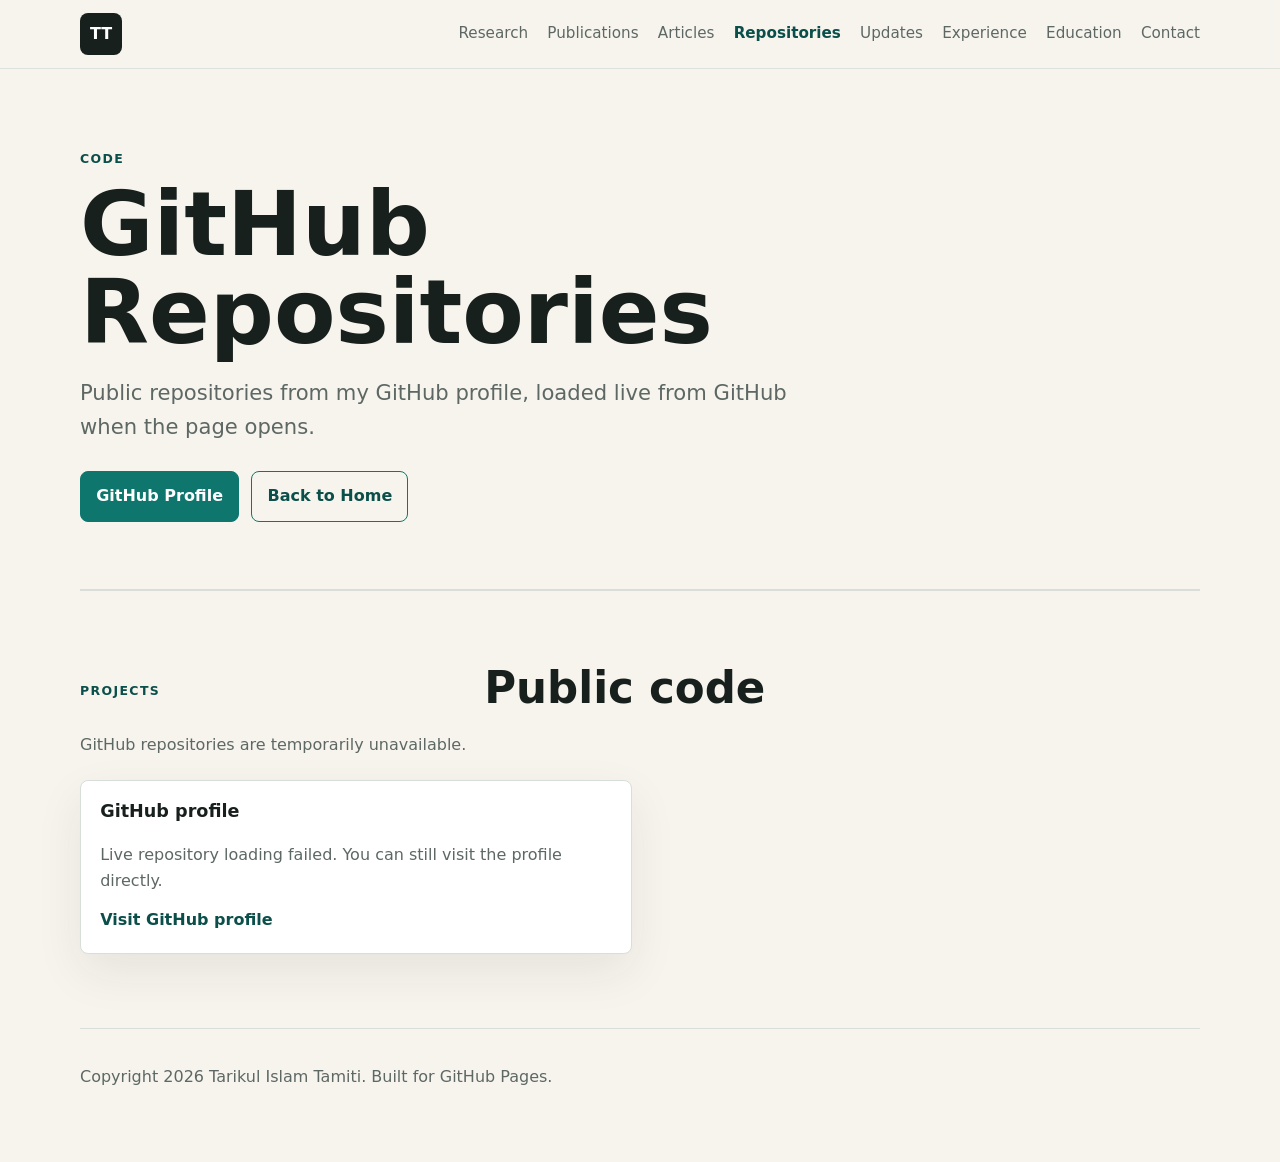
<file: repositories.html>
<!DOCTYPE html>
<html lang="en">
<head>
  <meta charset="utf-8" />
  <meta name="viewport" content="width=device-width, initial-scale=1" />
  <meta name="description" content="GitHub repositories by Tarikul Islam Tamiti." />
  <meta name="author" content="Tarikul Islam Tamiti" />
  <meta property="og:title" content="Repositories - Tarikul Islam Tamiti" />
  <meta property="og:description" content="Public GitHub repositories and code projects by Tarikul Islam Tamiti." />
  <meta property="og:type" content="website" />
  <title>Repositories - Tarikul Islam Tamiti</title>
  <link rel="icon" href="assets/favicon.svg" type="image/svg+xml" />
  <link rel="stylesheet" href="style.css" />
</head>
<body>
  <a class="skip-link" href="#main">Skip to content</a>

  <header class="site-header">
    <nav class="nav" aria-label="Primary navigation">
      <a class="brand" href="index.html#top" aria-label="Tarikul Islam Tamiti home">TT</a>
      <div class="nav-links">
        <a href="index.html#research">Research</a>
        <a href="index.html#publications">Publications</a>
        <a href="articles.html">Articles</a>
        <a href="repositories.html" aria-current="page">Repositories</a>
        <a href="updates.html">Updates</a>
        <a href="index.html#experience">Experience</a>
        <a href="index.html#education">Education</a>
        <a href="index.html#contact">Contact</a>
      </div>
    </nav>
  </header>

  <main id="main">
    <section class="page-hero">
      <p class="eyebrow">Code</p>
      <h1>GitHub Repositories</h1>
      <p class="hero-text">
        Public repositories from my GitHub profile, loaded live from GitHub when the page opens.
      </p>
      <div class="hero-actions">
        <a class="button" href="https://github.com/ttamiti">GitHub Profile</a>
        <a class="button secondary" href="index.html">Back to Home</a>
      </div>
    </section>

    <section class="section">
      <div class="section-heading">
        <p class="eyebrow">Projects</p>
        <h2>Public code</h2>
      </div>
      <div class="repo-toolbar">
        <p id="repo-status">Loading repositories from GitHub...</p>
      </div>
      <div class="repo-grid" id="repo-list" aria-live="polite"></div>
    </section>
  </main>

  <footer class="site-footer">
    <p>Copyright <span id="year"></span> Tarikul Islam Tamiti. Built for GitHub Pages.</p>
  </footer>

  <script>
    document.getElementById("year").textContent = new Date().getFullYear();
  </script>
  <script src="assets/site.js"></script>
</body>
</html>
</file>
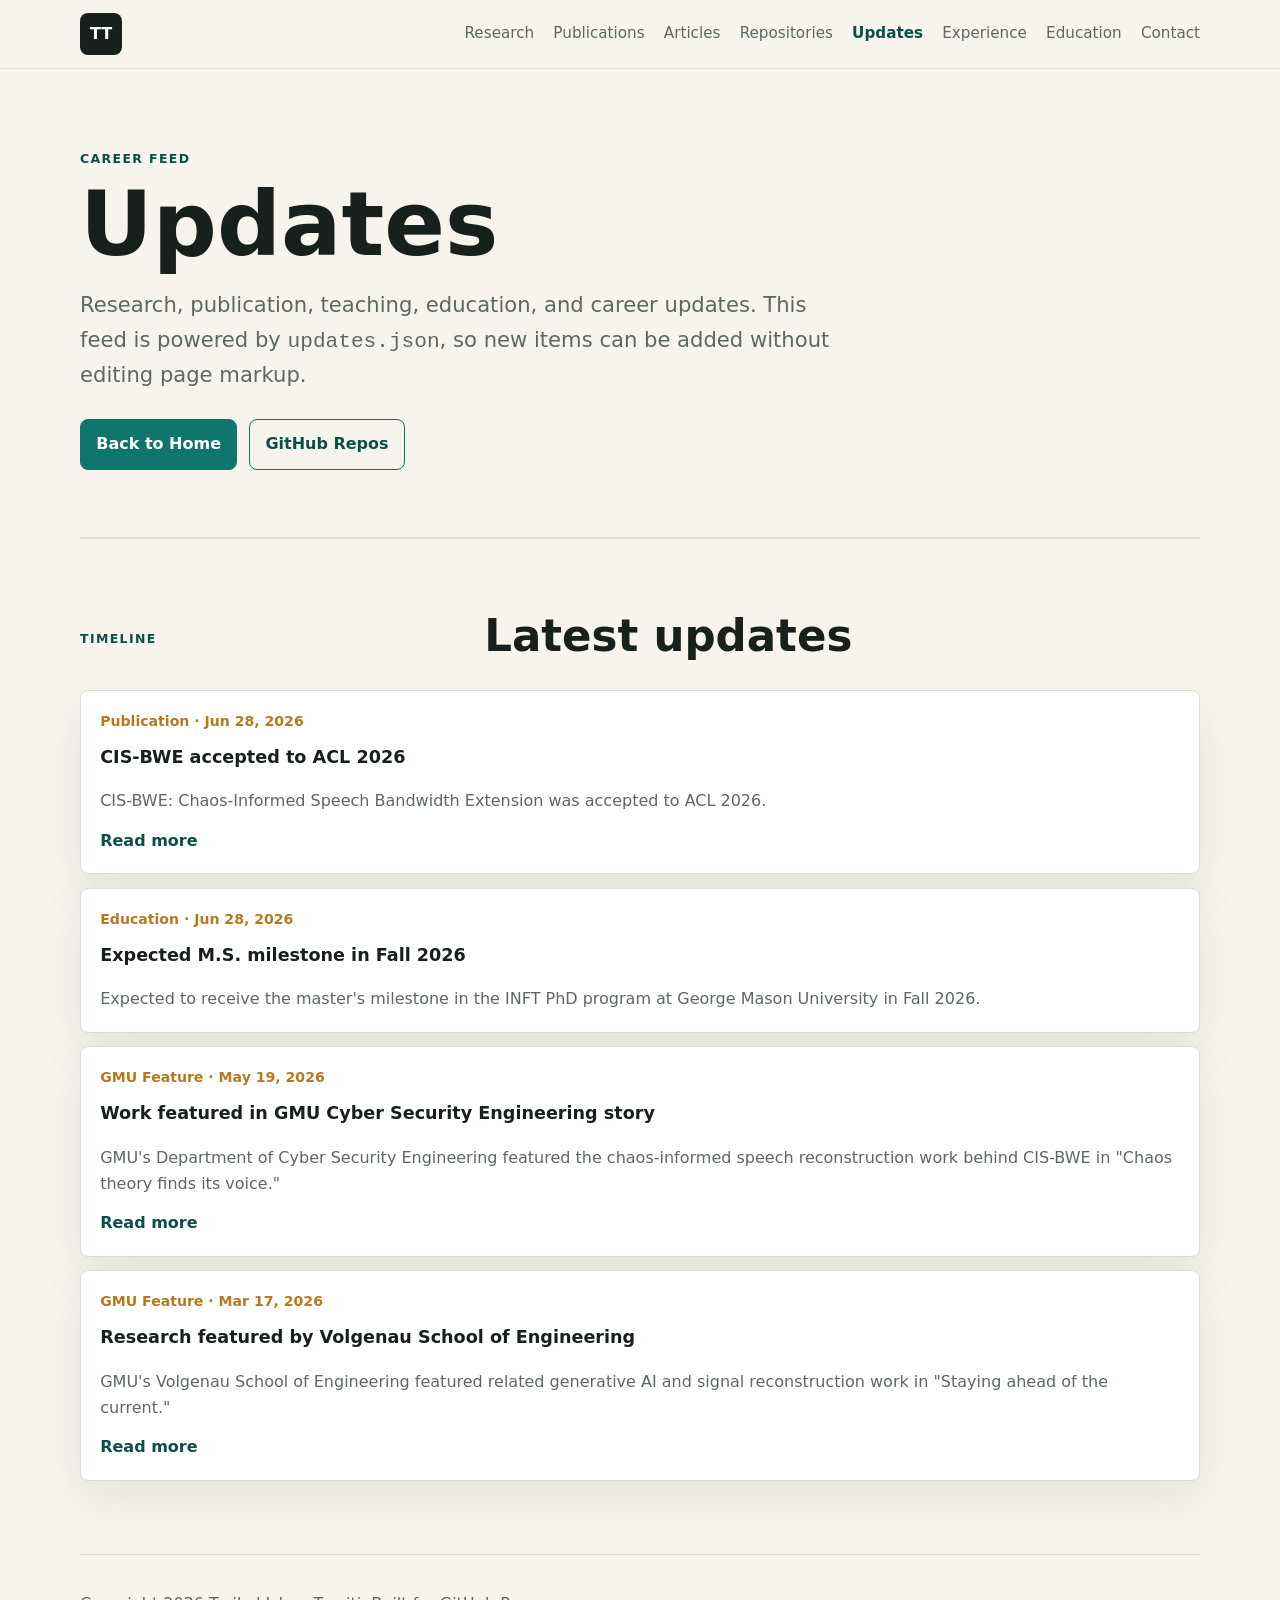
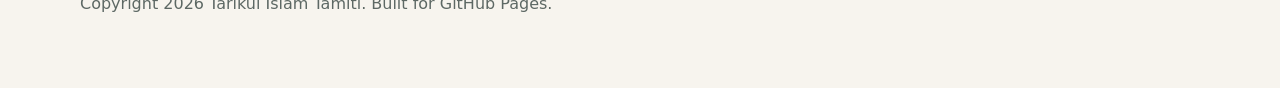
<file: updates.html>
<!DOCTYPE html>
<html lang="en">
<head>
  <meta charset="utf-8" />
  <meta name="viewport" content="width=device-width, initial-scale=1" />
  <meta name="description" content="Career and research updates from Tarikul Islam Tamiti." />
  <meta name="author" content="Tarikul Islam Tamiti" />
  <meta property="og:title" content="Updates - Tarikul Islam Tamiti" />
  <meta property="og:description" content="Career, research, publication, and teaching updates from Tarikul Islam Tamiti." />
  <meta property="og:type" content="website" />
  <title>Updates - Tarikul Islam Tamiti</title>
  <link rel="icon" href="assets/favicon.svg" type="image/svg+xml" />
  <link rel="stylesheet" href="style.css" />
</head>
<body>
  <a class="skip-link" href="#main">Skip to content</a>

  <header class="site-header">
    <nav class="nav" aria-label="Primary navigation">
      <a class="brand" href="index.html#top" aria-label="Tarikul Islam Tamiti home">TT</a>
      <div class="nav-links">
        <a href="index.html#research">Research</a>
        <a href="index.html#publications">Publications</a>
        <a href="articles.html">Articles</a>
        <a href="repositories.html">Repositories</a>
        <a href="updates.html" aria-current="page">Updates</a>
        <a href="index.html#experience">Experience</a>
        <a href="index.html#education">Education</a>
        <a href="index.html#contact">Contact</a>
      </div>
    </nav>
  </header>

  <main id="main">
    <section class="page-hero">
      <p class="eyebrow">Career Feed</p>
      <h1>Updates</h1>
      <p class="hero-text">
        Research, publication, teaching, education, and career updates. This feed is powered by
        <code>updates.json</code>, so new items can be added without editing page markup.
      </p>
      <div class="hero-actions">
        <a class="button" href="index.html">Back to Home</a>
        <a class="button secondary" href="repositories.html">GitHub Repos</a>
      </div>
    </section>

    <section class="section">
      <div class="section-heading">
        <p class="eyebrow">Timeline</p>
        <h2>Latest updates</h2>
      </div>
      <div class="feed-list" id="updates-feed" aria-live="polite">
        <article class="status-card">
          <p>Loading updates...</p>
        </article>
      </div>
    </section>
  </main>

  <footer class="site-footer">
    <p>Copyright <span id="year"></span> Tarikul Islam Tamiti. Built for GitHub Pages.</p>
  </footer>

  <script>
    document.getElementById("year").textContent = new Date().getFullYear();
  </script>
  <script src="assets/site.js"></script>
</body>
</html>
</file>
<file: style.css>
:root {
  --bg: #f7f4ee;
  --surface: #ffffff;
  --surface-alt: #eef3f2;
  --text: #17201d;
  --muted: #5d6864;
  --accent: #0f766e;
  --accent-dark: #0b4f4a;
  --rule: #d8ded9;
  --gold: #b7791f;
  --shadow: 0 18px 48px rgba(23, 32, 29, 0.08);
}

* {
  box-sizing: border-box;
}

html {
  scroll-behavior: smooth;
}

body {
  margin: 0;
  color: var(--text);
  background: var(--bg);
  font-family: Inter, ui-sans-serif, system-ui, -apple-system, BlinkMacSystemFont, "Segoe UI", sans-serif;
  line-height: 1.65;
}

a {
  color: inherit;
  text-decoration: none;
}

a:hover {
  color: var(--accent);
}

.skip-link {
  position: absolute;
  left: -999px;
  top: 12px;
  z-index: 100;
  padding: 0.65rem 0.9rem;
  border-radius: 8px;
  background: var(--accent);
  color: #ffffff;
  font-weight: 700;
}

.skip-link:focus {
  left: 12px;
}

.site-header {
  position: sticky;
  top: 0;
  z-index: 10;
  border-bottom: 1px solid rgba(216, 222, 217, 0.85);
  background: rgba(247, 244, 238, 0.9);
  backdrop-filter: blur(14px);
}

.nav,
main,
.site-footer {
  width: min(1120px, calc(100% - 32px));
  margin: 0 auto;
}

.nav {
  min-height: 68px;
  display: flex;
  align-items: center;
  justify-content: space-between;
  gap: 1rem;
}

.brand {
  width: 42px;
  height: 42px;
  display: inline-grid;
  place-items: center;
  border-radius: 8px;
  background: var(--text);
  color: #ffffff;
  font-weight: 800;
}

.nav-links {
  display: flex;
  align-items: center;
  gap: 1.2rem;
  color: var(--muted);
  font-size: 0.95rem;
}

.nav-links a[aria-current="page"] {
  color: var(--accent-dark);
  font-weight: 800;
}

.hero {
  min-height: calc(100vh - 68px);
  display: grid;
  grid-template-columns: minmax(0, 1.12fr) minmax(280px, 0.58fr);
  align-items: center;
  gap: 4rem;
  padding: 4.5rem 0 4rem;
}

.page-hero {
  padding: 5rem 0 4.2rem;
  border-bottom: 1px solid var(--rule);
}

.page-hero h1 {
  max-width: 760px;
}

.longform {
  max-width: 850px;
  margin: 0 auto;
  padding: 5rem 0;
}

.longform-header {
  padding-bottom: 2rem;
}

.longform .hero-text {
  max-width: 760px;
}

.article-meta {
  display: flex;
  flex-wrap: wrap;
  gap: 0.65rem;
  margin-top: 1.4rem;
  color: var(--muted);
  font-weight: 700;
}

.article-meta span {
  padding: 0.35rem 0.6rem;
  border: 1px solid var(--rule);
  border-radius: 8px;
  background: var(--surface);
}

.article-figure {
  margin: 0 0 3rem;
}

.article-figure img {
  width: 100%;
  display: block;
  border: 1px solid var(--rule);
  border-radius: 8px;
  background: var(--surface);
  box-shadow: var(--shadow);
}

.article-figure figcaption {
  margin-top: 0.75rem;
  color: var(--muted);
  font-size: 0.94rem;
}

.algorithm-box {
  margin: 1.5rem 0;
  padding: 1.15rem;
  border: 1px solid rgba(226, 241, 233, 0.18);
  border-radius: 8px;
  background: #13211d;
  color: #f6fbf8;
  box-shadow: var(--shadow);
  overflow-x: auto;
}

.algorithm-box code {
  display: block;
  color: #f6fbf8;
  font-family: Consolas, "Liberation Mono", "Courier New", monospace;
  font-size: 0.92rem;
  line-height: 1.65;
  white-space: pre;
}

.longform section {
  padding: 2rem 0;
  border-top: 1px solid var(--rule);
}

.longform h2 {
  margin-bottom: 1rem;
  font-size: clamp(1.75rem, 3vw, 2.4rem);
}

.longform p,
.longform li {
  color: var(--muted);
  font-size: 1.06rem;
}

.longform a {
  color: var(--accent-dark);
  font-weight: 800;
}

.longform li + li {
  margin-top: 0.5rem;
}

.eyebrow {
  margin: 0 0 0.7rem;
  color: var(--accent-dark);
  text-transform: uppercase;
  letter-spacing: 0.11em;
  font-size: 0.78rem;
  font-weight: 800;
}

h1,
h2,
h3,
p {
  margin-top: 0;
}

h1 {
  margin-bottom: 1.2rem;
  font-size: clamp(3rem, 7vw, 5.9rem);
  line-height: 0.98;
  letter-spacing: 0;
}

h2 {
  margin-bottom: 0;
  font-size: clamp(1.85rem, 3.4vw, 2.8rem);
  line-height: 1.12;
  letter-spacing: 0;
}

h3 {
  margin-bottom: 0.35rem;
  font-size: 1.1rem;
  line-height: 1.35;
  letter-spacing: 0;
}

.hero-text {
  max-width: 760px;
  color: var(--muted);
  font-size: clamp(1.1rem, 1.8vw, 1.32rem);
}

.hero-actions,
.contact-bar {
  display: flex;
  flex-wrap: wrap;
  gap: 0.75rem;
  margin-top: 1.6rem;
}

.button,
.contact-bar a {
  min-height: 44px;
  display: inline-flex;
  align-items: center;
  justify-content: center;
  border: 1px solid var(--accent);
  border-radius: 8px;
  padding: 0.7rem 0.95rem;
  background: var(--accent);
  color: #ffffff;
  font-weight: 800;
}

.button.secondary,
.contact-bar a {
  background: transparent;
  color: var(--accent-dark);
}

.button:hover,
.contact-bar a:hover {
  transform: translateY(-1px);
  transition: transform 160ms ease;
}

.profile-panel {
  display: grid;
  gap: 1.1rem;
  padding: 1rem;
  border: 1px solid var(--rule);
  border-radius: 8px;
  background: var(--surface);
  box-shadow: var(--shadow);
}

.profile-panel img {
  width: 100%;
  aspect-ratio: 1 / 1;
  object-fit: cover;
  border-radius: 8px;
  background: var(--surface-alt);
}

.profile-panel h2 {
  font-size: 1.25rem;
}

.profile-panel p,
.prose p,
.interest-grid p,
.timeline-item p,
.education-grid p,
.skill-groups p,
.muted {
  color: var(--muted);
}

.section {
  padding: 4.6rem 0;
  border-top: 1px solid var(--rule);
}

.section-heading {
  display: grid;
  grid-template-columns: 0.52fr 1fr;
  gap: 2rem;
  align-items: end;
  margin-bottom: 1.8rem;
}

.prose {
  max-width: 820px;
  font-size: 1.06rem;
}

.section-intro {
  max-width: 820px;
  margin: -0.6rem 0 1.6rem;
  color: var(--muted);
}

.section-intro a {
  color: var(--accent-dark);
  font-weight: 800;
}

.interest-grid,
.education-grid {
  display: grid;
  grid-template-columns: repeat(3, minmax(0, 1fr));
  gap: 1rem;
}

.education-grid {
  grid-template-columns: repeat(2, minmax(0, 1fr));
}

.interest-grid article,
.education-grid article,
.publication,
.article-card,
.timeline-item,
.skill-groups,
.award-list {
  border: 1px solid var(--rule);
  border-radius: 8px;
  background: var(--surface);
  box-shadow: var(--shadow);
}

.interest-grid article,
.education-grid article,
.publication,
.article-card,
.timeline-item,
.skill-groups {
  padding: 1.2rem;
}

.publication-list,
.article-list,
.feed-list,
.timeline {
  display: grid;
  gap: 0.85rem;
}

.article-list {
  grid-template-columns: repeat(2, minmax(0, 1fr));
}

.article-list.compact {
  grid-template-columns: 1fr;
}

.article-card {
  display: grid;
  align-content: start;
  gap: 0.45rem;
}

.feature-card {
  border-color: rgba(15, 118, 110, 0.35);
  background: linear-gradient(180deg, #ffffff, #eef7f5);
}

.repo-toolbar {
  margin: -0.6rem 0 1.3rem;
  color: var(--muted);
}

.repo-toolbar p {
  margin-bottom: 0;
}

.repo-grid {
  display: grid;
  grid-template-columns: repeat(2, minmax(0, 1fr));
  gap: 1rem;
}

.repo-card,
.update-card,
.status-card {
  display: grid;
  align-content: start;
  gap: 0.8rem;
  padding: 1.2rem;
  border: 1px solid var(--rule);
  border-radius: 8px;
  background: var(--surface);
  box-shadow: var(--shadow);
}

.repo-meta,
.repo-links {
  display: flex;
  flex-wrap: wrap;
  gap: 0.55rem;
}

.repo-meta span {
  display: inline-flex;
  align-items: center;
  min-height: 30px;
  padding: 0.3rem 0.55rem;
  border: 1px solid var(--rule);
  border-radius: 8px;
  background: var(--surface-alt);
  color: var(--muted);
  font-size: 0.88rem;
  font-weight: 700;
}

.publication {
  display: grid;
  grid-template-columns: 160px minmax(0, 1fr) auto;
  gap: 1rem;
  align-items: start;
}

.publication span,
.article-card span,
.update-card span,
.timeline-date {
  color: var(--gold);
  font-size: 0.88rem;
  font-weight: 800;
}

.publication p,
.article-card p,
.repo-card p,
.update-card p,
.status-card p {
  margin-bottom: 0;
  color: var(--muted);
}

.publication a,
.article-card a,
.repo-card a,
.update-card a,
.status-card a {
  color: var(--accent-dark);
  font-weight: 800;
}

.article-links {
  display: flex;
  flex-wrap: wrap;
  gap: 0.85rem;
}

.publication a {
  white-space: nowrap;
}

.timeline-item {
  display: grid;
  grid-template-columns: 150px 1fr;
  gap: 1rem;
}

.skill-groups {
  display: grid;
  gap: 0.35rem;
}

.skill-groups p {
  margin-bottom: 0;
}

.award-list {
  margin: 0;
  padding: 1.2rem 1.2rem 1.2rem 2.35rem;
  color: var(--muted);
}

.award-list li + li {
  margin-top: 0.55rem;
}

.contact-bar {
  margin-top: 0;
}

.site-footer {
  padding: 2.2rem 0 3.5rem;
  border-top: 1px solid var(--rule);
  color: var(--muted);
}

@media (max-width: 900px) {
  .nav {
    min-height: auto;
    align-items: flex-start;
    flex-direction: column;
    padding: 0.9rem 0;
  }

  .nav-links {
    width: 100%;
    overflow-x: auto;
    padding-bottom: 0.25rem;
  }

  .hero,
  .section-heading,
  .interest-grid,
  .education-grid,
  .article-list,
  .repo-grid,
  .timeline-item,
  .publication {
    grid-template-columns: 1fr;
  }

  .hero {
    min-height: auto;
    gap: 2rem;
    padding-top: 3rem;
  }

  .profile-panel {
    max-width: 420px;
  }

  .publication a {
    white-space: normal;
  }
}

@media (max-width: 560px) {
  .nav-links {
    gap: 0.9rem;
    font-size: 0.88rem;
  }

  .section {
    padding: 3.4rem 0;
  }

  h1 {
    font-size: 3rem;
  }

  .longform {
    padding: 3.5rem 0;
  }
}

@media (prefers-reduced-motion: reduce) {
  html {
    scroll-behavior: auto;
  }

  .button:hover,
  .contact-bar a:hover {
    transform: none;
  }
}
</file>
